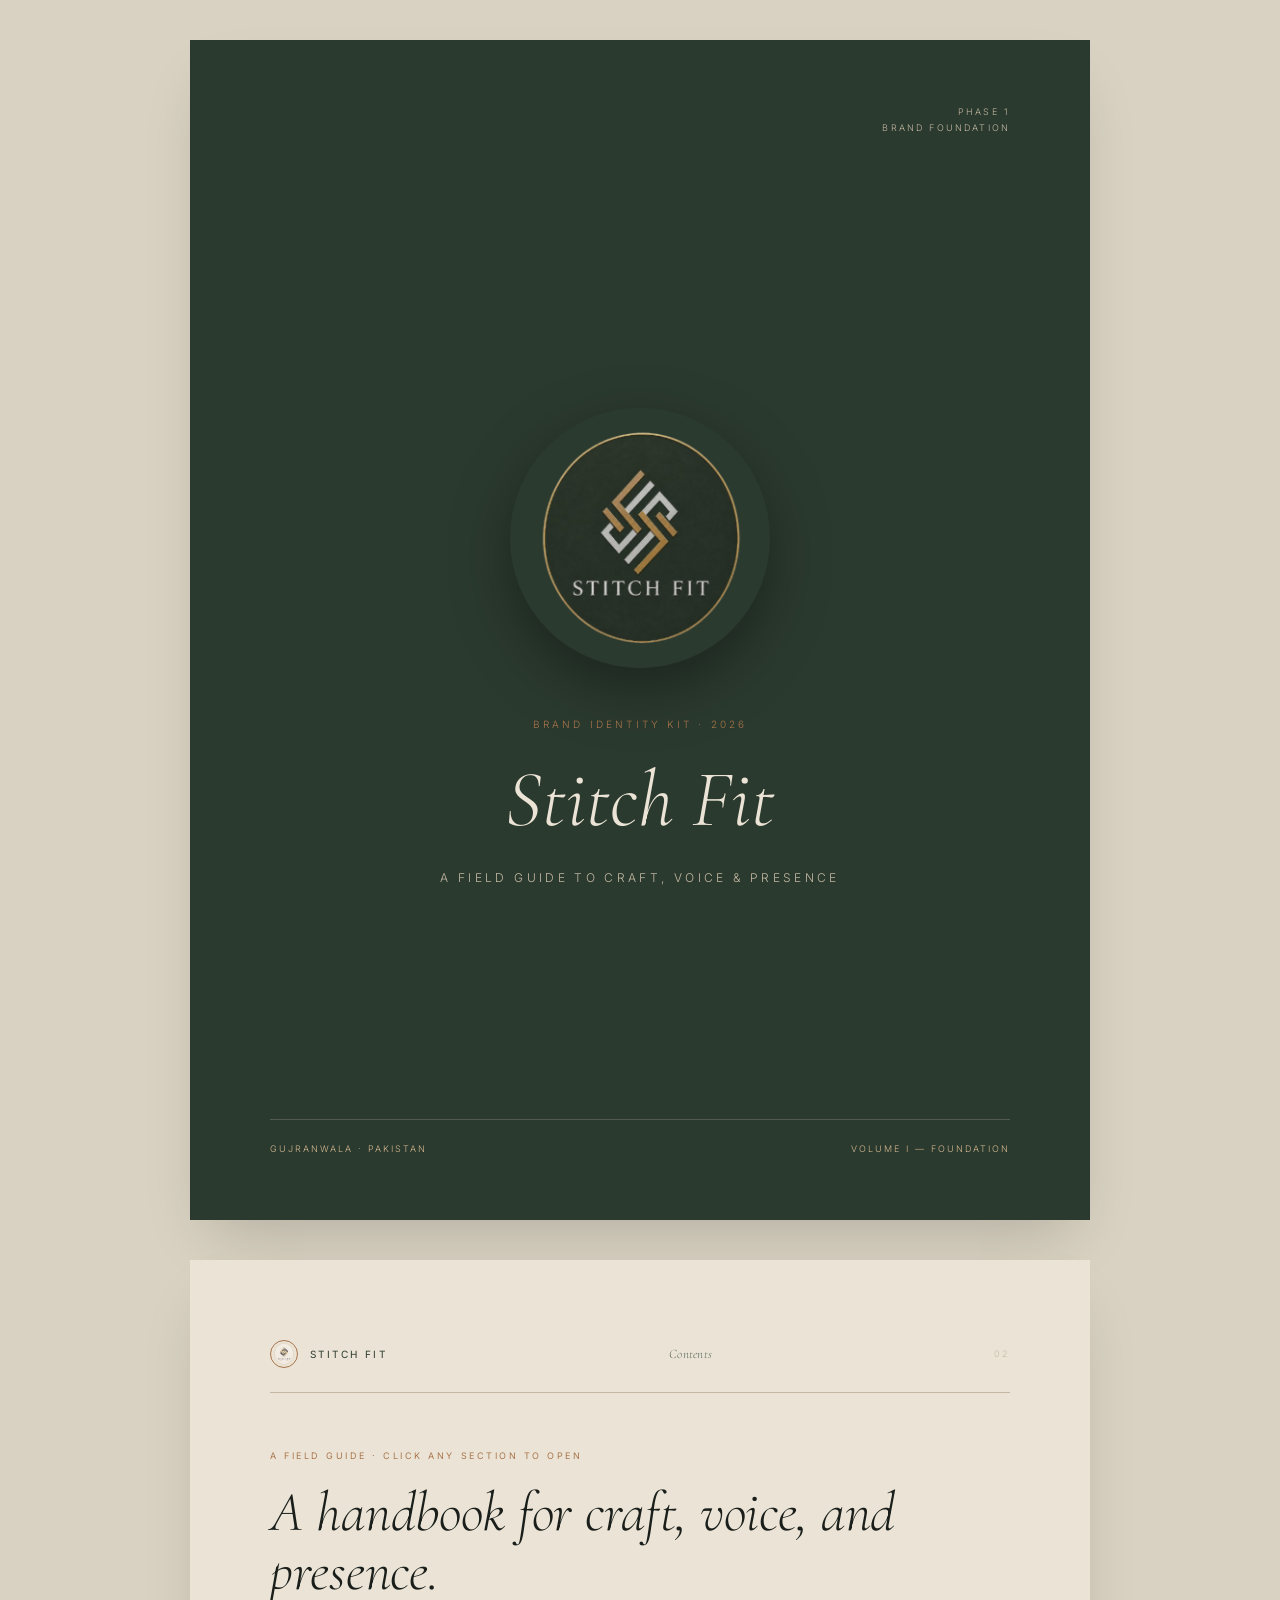
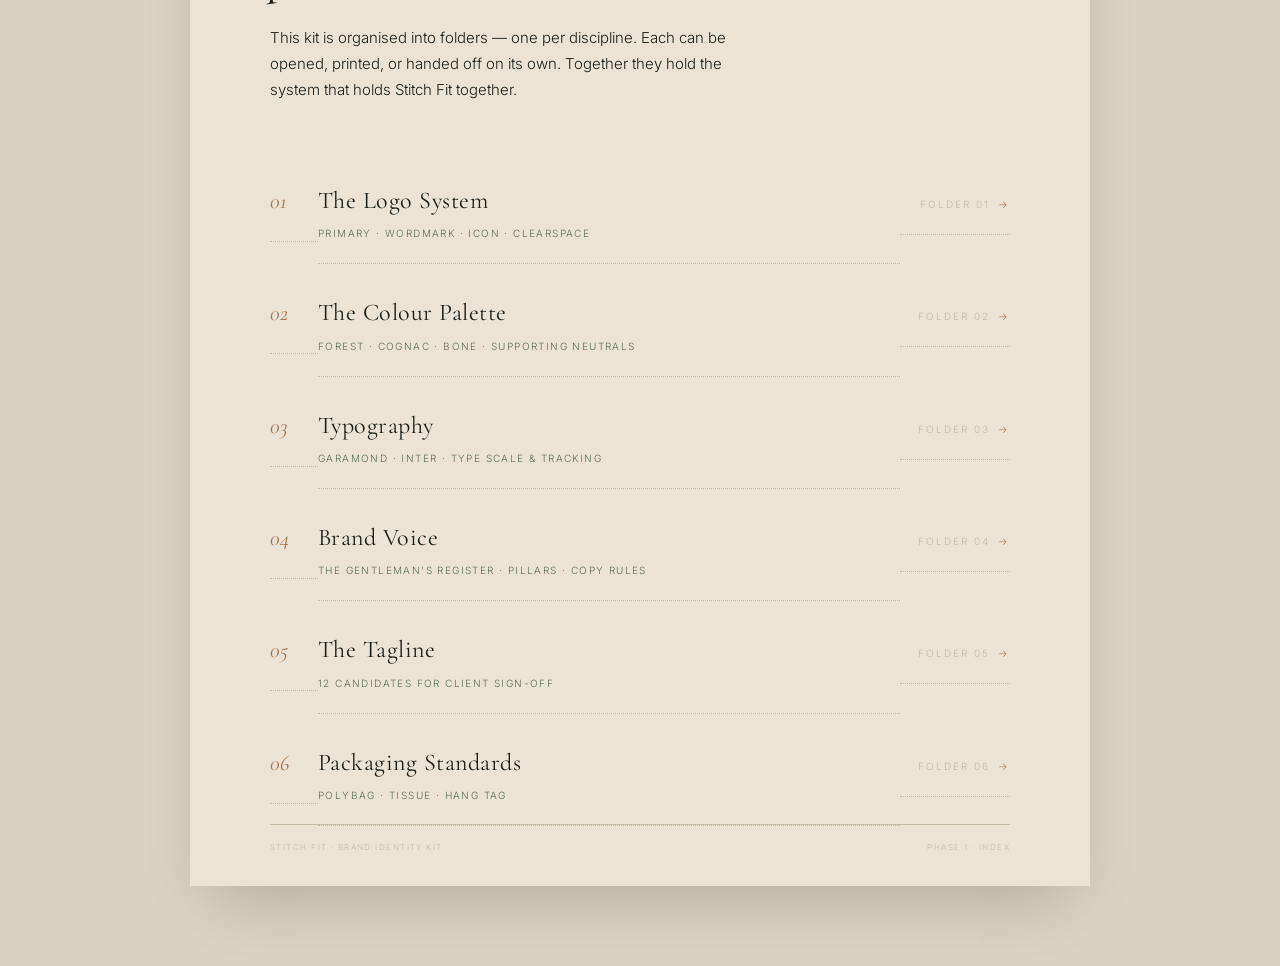
<file: brand-kit /index.html>
<!DOCTYPE html>
<html lang="en">
<head>
<meta charset="UTF-8">
<meta name="viewport" content="width=device-width, initial-scale=1.0">
<title>Stitch Fit — Brand Identity Kit</title>
<link href="https://fonts.googleapis.com/css2?family=Cormorant+Garamond:ital,wght@0,300;0,400;0,500;0,600;1,300;1,400&family=Inter:wght@200;300;400;500;600&display=swap" rel="stylesheet">
<link rel="stylesheet" href="assets/brand.css">
<style>
  /* Cover */
  .cover {
    background: var(--forest);
    color: var(--bone);
    display: flex; flex-direction: column; justify-content: space-between;
    min-height: 1180px; padding: 64px 80px;
  }
  .cover-top { display: flex; justify-content: space-between; align-items: flex-start; }
  .cover-corner { font-size: 9px; letter-spacing: 0.24em; color: var(--stone); line-height: 1.8; }
  .cover-corner.right { text-align: right; }
  .cover-center { display: flex; flex-direction: column; align-items: center; text-align: center; margin: 40px 0 0; }
  .cover-logo {
    width: 260px; height: 260px; border-radius: 50%;
    object-fit: cover; object-position: center;
    margin-bottom: 48px;
    box-shadow: 0 20px 60px rgba(0,0,0,0.35);
  }
  .cover-eyebrow { font-size: 10px; letter-spacing: 0.32em; color: var(--cognac); margin-bottom: 28px; }
  .cover-title { font-family: var(--font-display); font-style: italic; font-size: 80px; font-weight: 300; line-height: 1; color: var(--bone); margin-bottom: 28px; }
  .cover-sub { font-size: 12px; letter-spacing: 0.28em; color: var(--stone); }
  .cover-bottom {
    border-top: 0.5px solid rgba(196,184,164,0.25);
    padding-top: 22px; display: flex; justify-content: space-between;
    font-size: 9px; letter-spacing: 0.22em; color: var(--camel);
  }

  /* CONTENTS */
  .toc-grid { display: grid; grid-template-columns: 48px 1fr 110px; row-gap: 8px; }
  .toc-row {
    display: contents;
  }
  .toc-row > a {
    display: contents;
    text-decoration: none;
  }
  .toc-num, .toc-title, .toc-page {
    padding: 20px 0;
    border-bottom: 0.5px dotted var(--stone);
    transition: background 0.15s, color 0.15s;
  }
  .toc-link {
    grid-column: 1 / -1;
    display: grid; grid-template-columns: 48px 1fr 110px;
    text-decoration: none; color: inherit;
    align-items: baseline;
    transition: background 0.15s;
  }
  .toc-link:hover {
    background: rgba(168,117,76,0.06);
  }
  .toc-link:hover .toc-title { color: var(--cognac); }
  .toc-link > * {
    padding: 22px 0;
    border-bottom: 0.5px dotted var(--stone);
  }
  .toc-num { font-family: var(--font-display); font-style: italic; font-size: 22px; color: var(--cognac); font-weight: 400; }
  .toc-title { font-family: var(--font-display); font-size: 24px; font-weight: 400; color: var(--ink); letter-spacing: 0.02em; }
  .toc-title small {
    display: block; font-family: var(--font-body); font-size: 10px;
    font-weight: 300; letter-spacing: 0.14em; color: var(--moss);
    text-transform: uppercase; margin-top: 5px;
  }
  .toc-page { text-align: right; font-size: 10px; letter-spacing: 0.2em; color: var(--stone); padding-top: 30px; }
  .toc-page .arrow { color: var(--cognac); margin-left: 8px; }
</style>
</head>
<body>

<!-- ═════════ COVER ═════════ -->
<section class="page cover">
  <div class="cover-top">
    <div class="cover-corner"></div>
    <div class="cover-corner right">PHASE 1<br>BRAND FOUNDATION</div>
  </div>

  <div class="cover-center">
    <img class="cover-logo" src="assets/stitch-fit-logo-forest.png" alt="Stitch Fit logo" style="object-fit: fill">
    <div class="cover-eyebrow">BRAND IDENTITY KIT · 2026</div>
    <div class="cover-title">Stitch Fit</div>
    <div class="cover-sub">A FIELD GUIDE TO CRAFT, VOICE &amp; PRESENCE</div>
  </div>

  <div class="cover-bottom">
    <div>GUJRANWALA · PAKISTAN</div>
    <div>VOLUME I — FOUNDATION</div>
  </div>
</section>

<!-- ═════════ CONTENTS ═════════ -->
<section class="page">
  <div class="page-header">
    <div class="ph-left">
      <img class="ph-mark" src="assets/stitch-fit-logo.jpeg" alt="">
      <div class="ph-name">STITCH FIT</div>
    </div>
    <div class="ph-section">Contents</div>
    <div class="ph-num">02</div>
  </div>

  <div class="section-intro">
    <div class="eyebrow">A FIELD GUIDE · CLICK ANY SECTION TO OPEN</div>
    <h1 class="display h1 italic">A handbook for craft, voice, and presence.</h1>
    <p class="lead" style="margin-top: 24px;">
      This kit is organised into folders — one per discipline. Each can be opened, printed, or handed off on its own. Together they hold the system that holds Stitch Fit together.
    </p>
  </div>

  <div class="toc-grid">
    <a class="toc-link" href="01 Logo/Logo System.html">
      <div class="toc-num">01</div>
      <div class="toc-title">The Logo System <small>Primary · Wordmark · Icon · Clearspace</small></div>
      <div class="toc-page">FOLDER 01<span class="arrow">→</span></div>
    </a>
    <a class="toc-link" href="02 Colour Palette/Colour Palette.html">
      <div class="toc-num">02</div>
      <div class="toc-title">The Colour Palette <small>Forest · Cognac · Bone · Supporting neutrals</small></div>
      <div class="toc-page">FOLDER 02<span class="arrow">→</span></div>
    </a>
    <a class="toc-link" href="03 Typography/Typography.html">
      <div class="toc-num">03</div>
      <div class="toc-title">Typography <small>Garamond · Inter · Type scale &amp; tracking</small></div>
      <div class="toc-page">FOLDER 03<span class="arrow">→</span></div>
    </a>
    <a class="toc-link" href="04 Brand Voice/Brand Voice.html">
      <div class="toc-num">04</div>
      <div class="toc-title">Brand Voice <small>The gentleman's register · Pillars · Copy rules</small></div>
      <div class="toc-page">FOLDER 04<span class="arrow">→</span></div>
    </a>
    <a class="toc-link" href="05 Tagline/Tagline Options.html">
      <div class="toc-num">05</div>
      <div class="toc-title">The Tagline <small>12 candidates for client sign-off</small></div>
      <div class="toc-page">FOLDER 05<span class="arrow">→</span></div>
    </a>
    <a class="toc-link" href="06 Packaging/Packaging.html">
      <div class="toc-num">06</div>
      <div class="toc-title">Packaging Standards <small>Polybag · Tissue · Hang tag</small></div>
      <div class="toc-page">FOLDER 06<span class="arrow">→</span></div>
    </a>
    
  </div>

  <div class="page-footer">
    <div>STITCH FIT · BRAND IDENTITY KIT</div>
    <div>PHASE 1 · INDEX</div>
  </div>
</section>

</body>
</html>
</file>
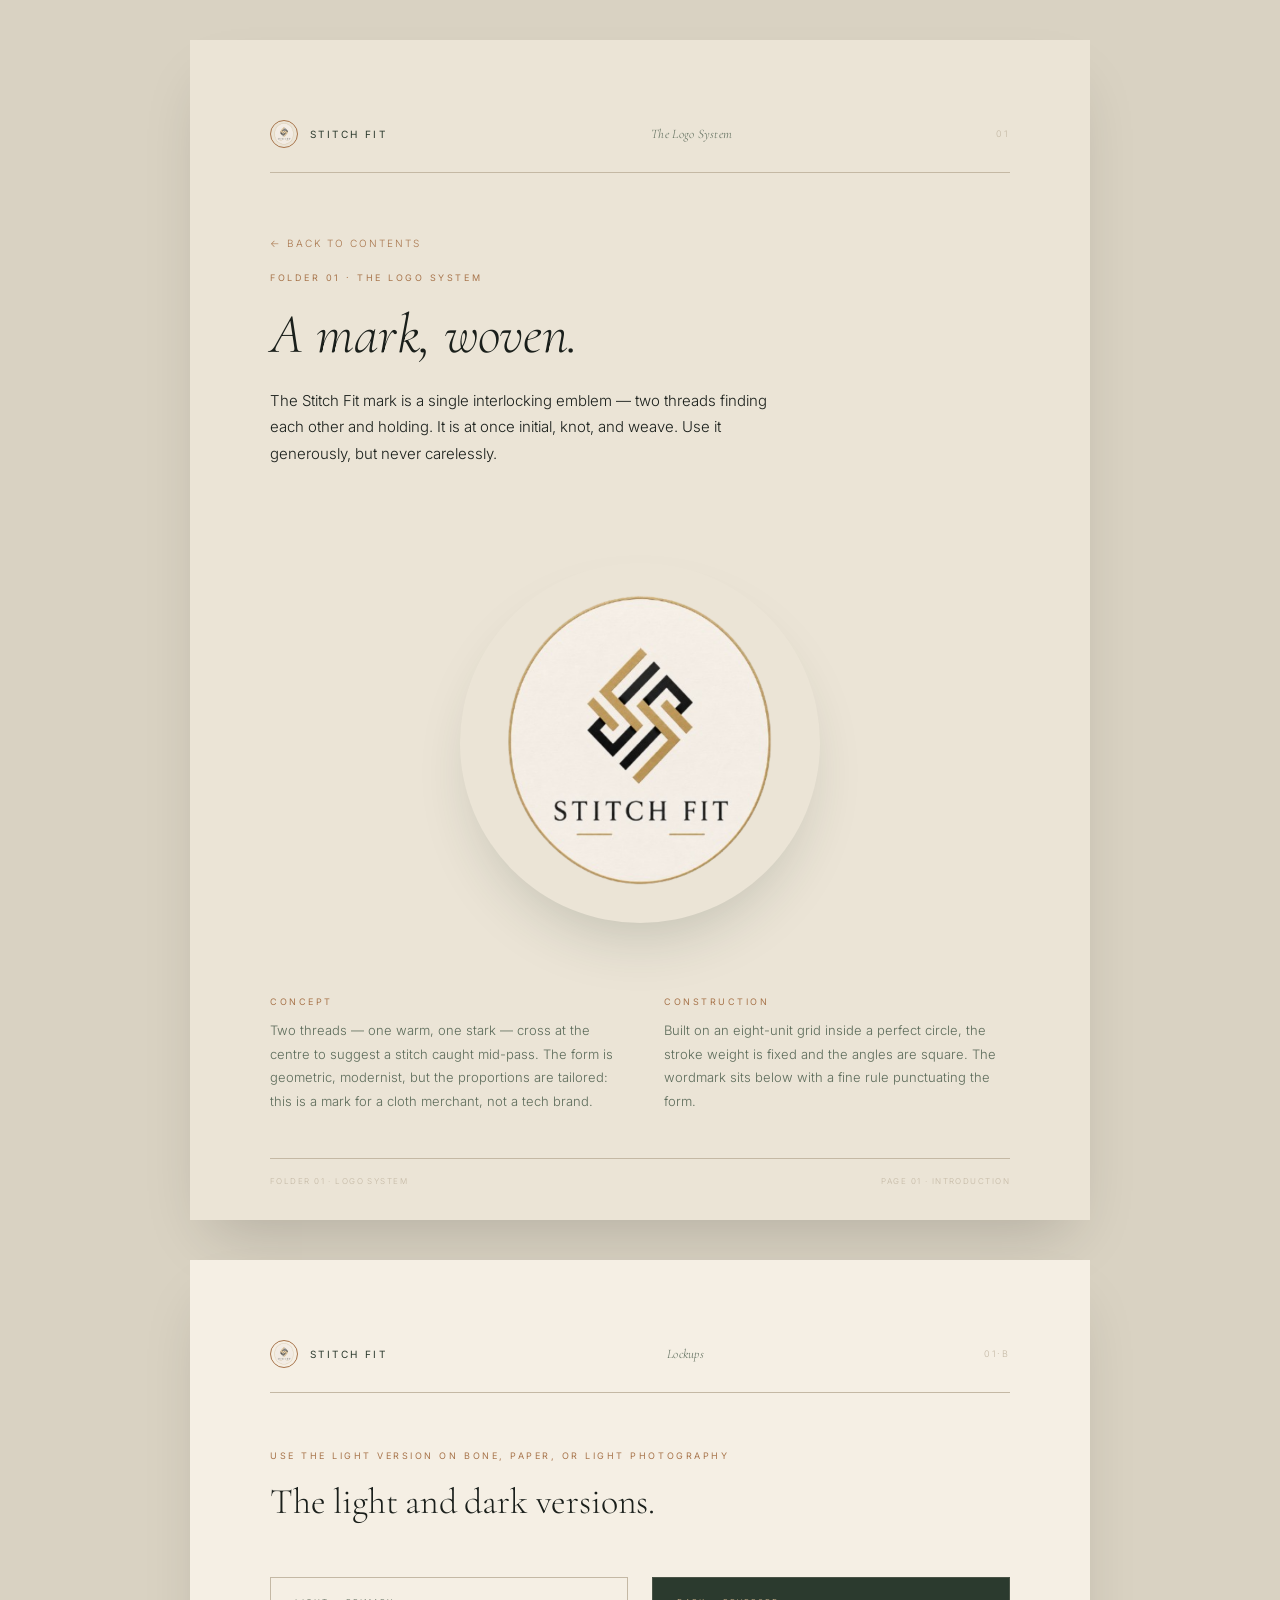
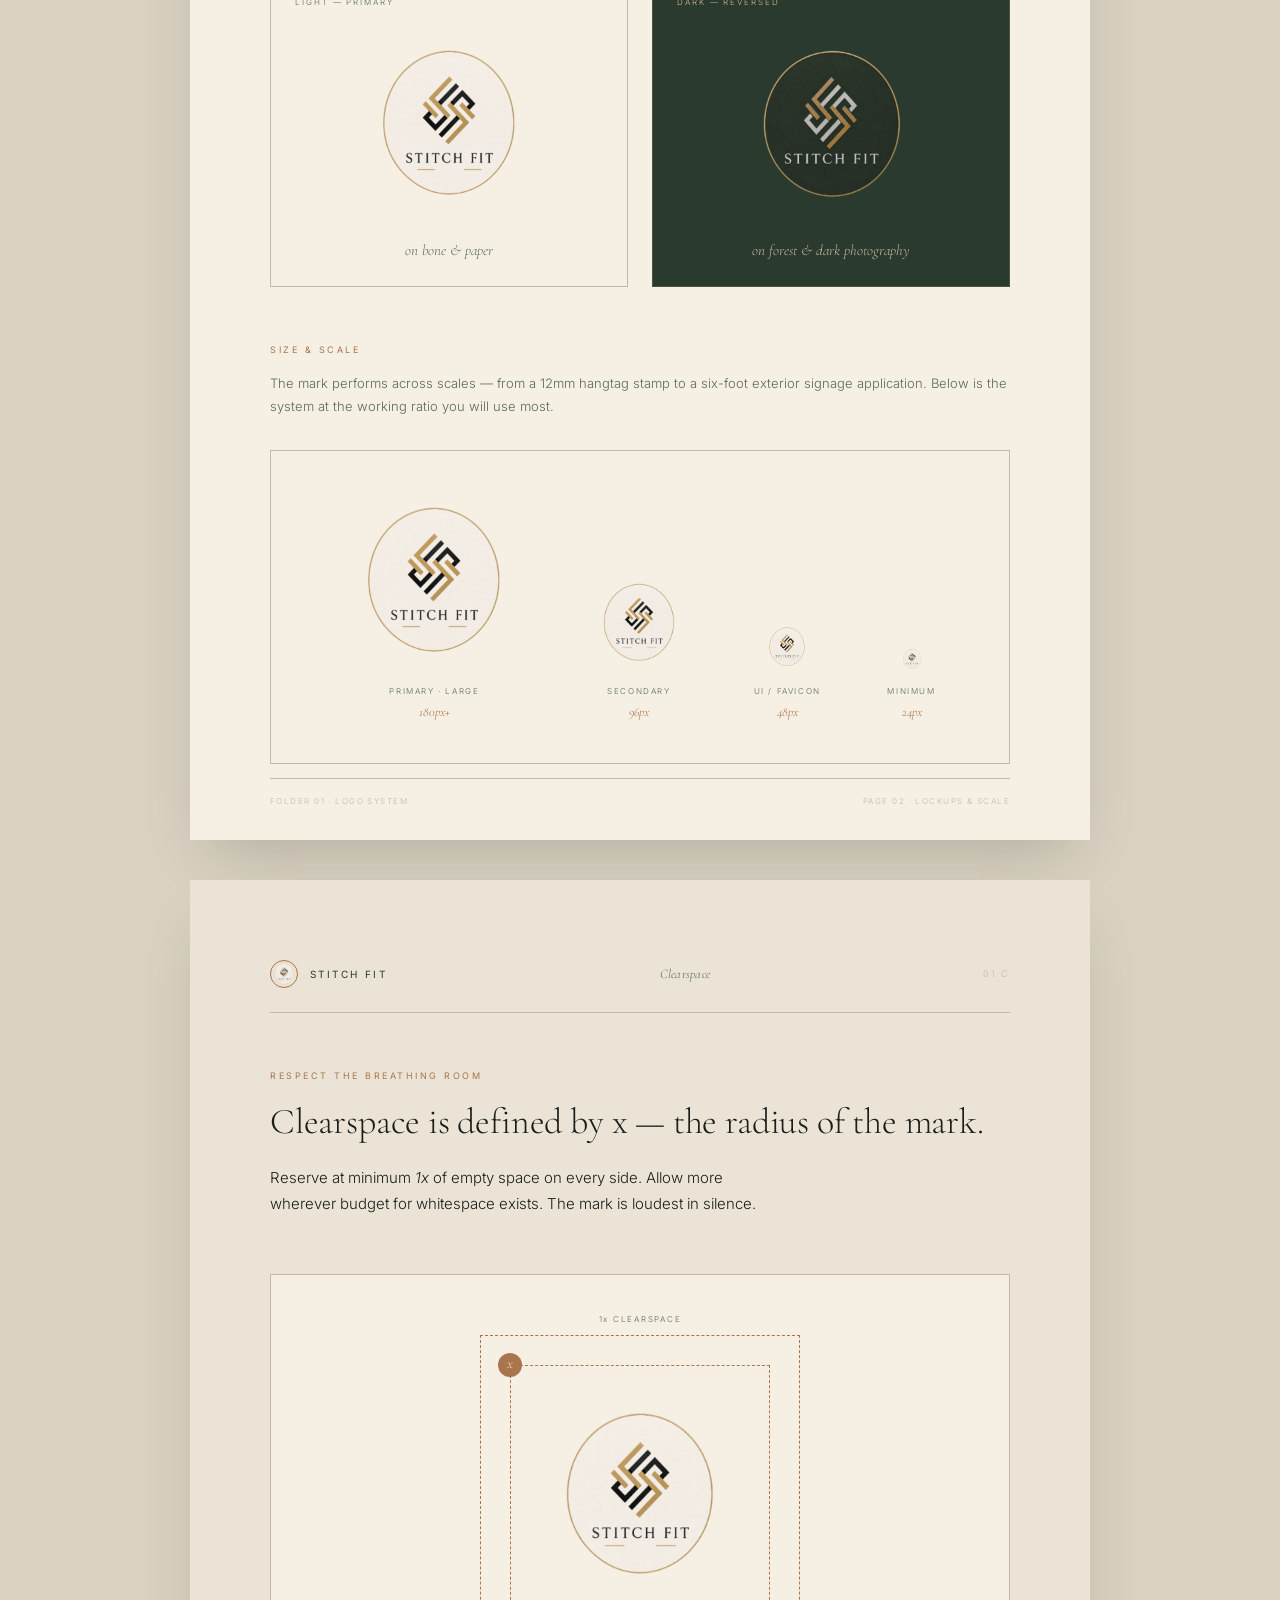
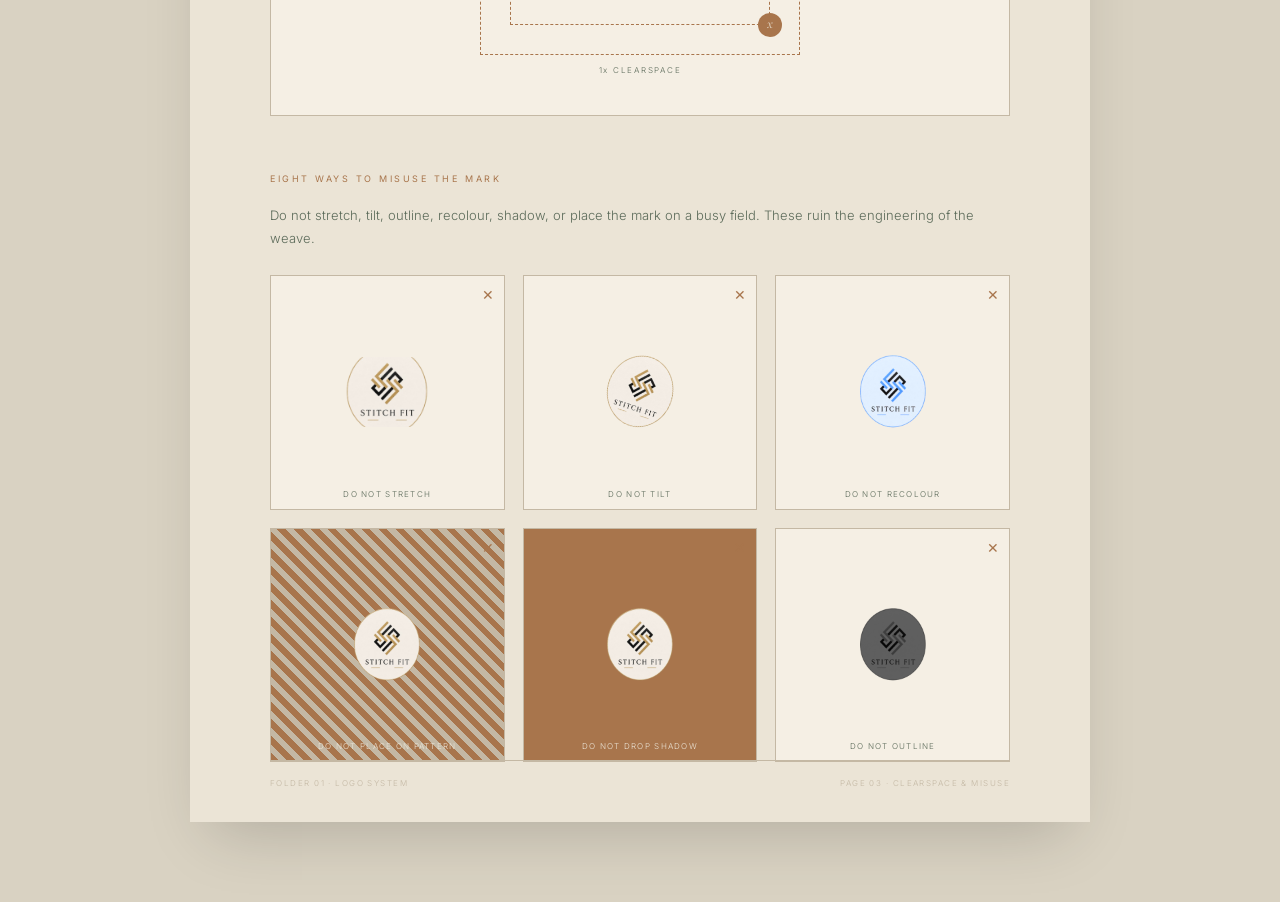
<file: brand-kit /01 Logo/Logo System.html>
<!DOCTYPE html>
<html lang="en">
<head>
<meta charset="UTF-8">
<title>Stitch Fit · The Logo System</title>
<link href="https://fonts.googleapis.com/css2?family=Cormorant+Garamond:ital,wght@0,300;0,400;0,500;0,600;1,300;1,400&family=Inter:wght@200;300;400;500;600&display=swap" rel="stylesheet">
<link rel="stylesheet" href="../assets/brand.css">
<style>
  .hero-mark {
    display: flex; justify-content: center; align-items: center;
    padding: 40px 0 56px;
  }
  .hero-mark img {
    width: 360px; height: 360px; border-radius: 50%;
    object-fit: cover;
    box-shadow: 0 30px 60px -20px rgba(43,58,46,0.22);
  }

  .lockup-grid {
    display: grid; grid-template-columns: 1fr 1fr;
    gap: 24px; margin-top: 32px;
  }
  .lockup {
    border: 0.5px solid var(--stone);
    padding: 56px 32px 24px;
    background: var(--paper);
    display: flex; flex-direction: column; align-items: center;
    min-height: 280px; justify-content: center;
    position: relative;
  }
  .lockup.dark { background: var(--forest); border-color: rgba(196,184,164,0.2); }
  .lockup img { width: 180px; height: 180px; object-fit: cover; border-radius: 50%; }
  .lockup-label {
    position: absolute; top: 18px; left: 24px;
    font-size: 8px; letter-spacing: 0.24em; color: var(--moss);
  }
  .lockup.dark .lockup-label { color: var(--camel); }
  .lockup-caption {
    margin-top: 24px;
    font-family: var(--font-display); font-style: italic; font-size: 15px; color: var(--moss);
  }
  .lockup.dark .lockup-caption { color: var(--stone); }

  /* Clearspace diagram */
  .clearspace-stage {
    background: var(--paper); padding: 60px; margin-top: 32px;
    border: 0.5px solid var(--stone);
    display: flex; justify-content: center;
  }
  .cs-wrap { position: relative; display: inline-block; padding: 60px; }
  .cs-wrap::before, .cs-wrap::after {
    content: ''; position: absolute; border: 0.5px dashed var(--cognac);
  }
  .cs-wrap::before { inset: 30px; }
  .cs-wrap::after  { inset: 0; }
  .cs-wrap img { width: 200px; height: 200px; border-radius: 50%; object-fit: cover; display: block; }
  .cs-x {
    position: absolute; background: var(--cognac); color: var(--bone);
    font-family: var(--font-display); font-style: italic; font-size: 14px;
    width: 24px; height: 24px; border-radius: 50%;
    display: flex; align-items: center; justify-content: center;
  }
  .cs-x.tl { top: 18px; left: 18px; }
  .cs-x.br { bottom: 18px; right: 18px; }
  .cs-label {
    position: absolute; font-size: 8px; letter-spacing: 0.22em; color: var(--moss);
  }
  .cs-label.top    { top: -22px; left: 50%; transform: translateX(-50%); }
  .cs-label.bottom { bottom: -22px; left: 50%; transform: translateX(-50%); }

  /* Sizing scale */
  .scale-row {
    display: flex; align-items: flex-end; justify-content: space-around;
    margin-top: 32px; padding: 40px; background: var(--paper);
    border: 0.5px solid var(--stone);
  }
  .scale-item { text-align: center; }
  .scale-item img { border-radius: 50%; object-fit: cover; display: block; margin: 0 auto 14px; }
  .scale-cap { font-size: 8px; letter-spacing: 0.2em; color: var(--moss); }
  .scale-min { font-family: var(--font-display); font-style: italic; font-size: 13px; color: var(--cognac); margin-top: 4px; }

  /* Don'ts grid */
  .dont-grid {
    display: grid; grid-template-columns: repeat(3, 1fr); gap: 18px;
    margin-top: 24px;
  }
  .dont-card {
    background: var(--paper); border: 0.5px solid var(--stone);
    aspect-ratio: 1; display: flex; flex-direction: column;
    align-items: center; justify-content: center; padding: 16px;
    position: relative; overflow: hidden;
  }
  .dont-card img { width: 90px; height: 90px; border-radius: 50%; object-fit: cover; }
  .dont-card.stretched img { width: 110px; height: 70px; border-radius: 30% / 50%; }
  .dont-card.tilted img    { transform: rotate(18deg); }
  .dont-card.outline img   { filter: grayscale(1) brightness(0.4); }
  .dont-card.recolor img   { filter: hue-rotate(180deg) saturate(2); }
  .dont-card.shadowed { background: var(--cognac); }
  .dont-card.busy { background: repeating-linear-gradient(45deg, var(--cognac) 0 6px, var(--stone) 6px 12px); }
  .dont-card::before {
    content: '✕'; position: absolute; top: 8px; right: 10px;
    color: var(--cognac); font-size: 14px;
  }
  .dont-caption {
    position: absolute; bottom: 8px; left: 0; right: 0;
    text-align: center; font-size: 8px; letter-spacing: 0.16em; color: var(--moss);
  }
  .dont-card.shadowed .dont-caption,
  .dont-card.busy .dont-caption { color: var(--bone); }
</style>
</head>
<body>

<!-- LOGO PAGE A — INTRODUCTION -->
<section class="page">
  <div class="page-header">
    <div class="ph-left">
      <img class="ph-mark" src="../assets/stitch-fit-logo.jpeg" alt="">
      <div class="ph-name">STITCH FIT</div>
    </div>
    <div class="ph-section">The Logo System</div>
    <div class="ph-num">01</div>
  </div>

  <a class="back-link" href="../index.html">← Back to Contents</a>

  <div class="section-intro">
    <div class="eyebrow">FOLDER 01 · THE LOGO SYSTEM</div>
    <h1 class="display h1 italic">A mark, woven.</h1>
    <p class="lead" style="margin-top: 24px;">
      The Stitch Fit mark is a single interlocking emblem — two threads finding each other and holding. It is at once initial, knot, and weave. Use it generously, but never carelessly.
    </p>
  </div>

  <div class="hero-mark">
    <img src="../assets/stitch-fit-logo.jpeg" alt="Stitch Fit primary mark">
  </div>

  <div style="display: grid; grid-template-columns: 1fr 1fr; gap: 48px; margin-top: 16px;">
    <div>
      <div class="eyebrow" style="margin-bottom: 10px;">CONCEPT</div>
      <p class="body-text">Two threads — one warm, one stark — cross at the centre to suggest a stitch caught mid-pass. The form is geometric, modernist, but the proportions are tailored: this is a mark for a cloth merchant, not a tech brand.</p>
    </div>
    <div>
      <div class="eyebrow" style="margin-bottom: 10px;">CONSTRUCTION</div>
      <p class="body-text">Built on an eight-unit grid inside a perfect circle, the stroke weight is fixed and the angles are square. The wordmark sits below with a fine rule punctuating the form.</p>
    </div>
  </div>

  <div class="page-footer">
    <div>FOLDER 01 · LOGO SYSTEM</div>
    <div>PAGE 01 · INTRODUCTION</div>
  </div>
</section>

<!-- LOGO PAGE B — LOCKUPS -->
<section class="page alt">
  <div class="page-header">
    <div class="ph-left">
      <img class="ph-mark" src="../assets/stitch-fit-logo.jpeg" alt="">
      <div class="ph-name">STITCH FIT</div>
    </div>
    <div class="ph-section">Lockups</div>
    <div class="ph-num">01·B</div>
  </div>

  <div class="section-intro">
    <div class="eyebrow">USE THE LIGHT VERSION ON BONE, PAPER, OR LIGHT PHOTOGRAPHY</div>
    <h2 class="display" style="font-size: 36px;">The light and dark versions.</h2>
  </div>

  <div class="lockup-grid">
    <div class="lockup">
      <div class="lockup-label">LIGHT — PRIMARY</div>
      <img src="../assets/stitch-fit-logo.jpeg" alt="">
      <div class="lockup-caption">on bone &amp; paper</div>
    </div>
    <div class="lockup dark">
      <div class="lockup-label">DARK — REVERSED</div>
      <img src="../assets/stitch-fit-logo-forest.png" alt="" style="object-fit: fill">
      <div class="lockup-caption">on forest &amp; dark photography</div>
    </div>
  </div>

  <div style="margin-top: 56px;">
    <div class="eyebrow" style="margin-bottom: 14px;">SIZE &amp; SCALE</div>
    <p class="body-text" style="margin-bottom: 16px;">The mark performs across scales — from a 12mm hangtag stamp to a six-foot exterior signage application. Below is the system at the working ratio you will use most.</p>
  </div>

  <div class="scale-row">
    <div class="scale-item">
      <img src="../assets/stitch-fit-logo.jpeg" alt="" style="width: 180px; height: 180px;">
      <div class="scale-cap">PRIMARY · LARGE</div>
      <div class="scale-min">180px+</div>
    </div>
    <div class="scale-item">
      <img src="../assets/stitch-fit-logo.jpeg" alt="" style="width: 96px; height: 96px;">
      <div class="scale-cap">SECONDARY</div>
      <div class="scale-min">96px</div>
    </div>
    <div class="scale-item">
      <img src="../assets/stitch-fit-logo.jpeg" alt="" style="width: 48px; height: 48px;">
      <div class="scale-cap">UI / FAVICON</div>
      <div class="scale-min">48px</div>
    </div>
    <div class="scale-item">
      <img src="../assets/stitch-fit-logo.jpeg" alt="" style="width: 24px; height: 24px;">
      <div class="scale-cap">MINIMUM</div>
      <div class="scale-min">24px</div>
    </div>
  </div>

  <div class="page-footer">
    <div>FOLDER 01 · LOGO SYSTEM</div>
    <div>PAGE 02 · LOCKUPS &amp; SCALE</div>
  </div>
</section>

<!-- LOGO PAGE C — CLEARSPACE -->
<section class="page">
  <div class="page-header">
    <div class="ph-left">
      <img class="ph-mark" src="../assets/stitch-fit-logo.jpeg" alt="">
      <div class="ph-name">STITCH FIT</div>
    </div>
    <div class="ph-section">Clearspace</div>
    <div class="ph-num">01·C</div>
  </div>

  <div class="section-intro">
    <div class="eyebrow">RESPECT THE BREATHING ROOM</div>
    <h2 class="display" style="font-size: 36px;">Clearspace is defined by <span class="italic">x</span> — the radius of the mark.</h2>
    <p class="lead" style="margin-top: 18px;">Reserve at minimum <em>1x</em> of empty space on every side. Allow more wherever budget for whitespace exists. The mark is loudest in silence.</p>
  </div>

  <div class="clearspace-stage">
    <div class="cs-wrap">
      <div class="cs-label top">1x CLEARSPACE</div>
      <div class="cs-label bottom">1x CLEARSPACE</div>
      <div class="cs-x tl">x</div>
      <div class="cs-x br">x</div>
      <img src="../assets/stitch-fit-logo.jpeg" alt="">
    </div>
  </div>

  <div style="margin-top: 56px;">
    <div class="eyebrow" style="margin-bottom: 18px;">EIGHT WAYS TO MISUSE THE MARK</div>
    <p class="body-text" style="margin-bottom: 8px;">Do not stretch, tilt, outline, recolour, shadow, or place the mark on a busy field. These ruin the engineering of the weave.</p>
  </div>

  <div class="dont-grid">
    <div class="dont-card stretched">
      <img src="../assets/stitch-fit-logo.jpeg" alt="">
      <div class="dont-caption">DO NOT STRETCH</div>
    </div>
    <div class="dont-card tilted">
      <img src="../assets/stitch-fit-logo.jpeg" alt="">
      <div class="dont-caption">DO NOT TILT</div>
    </div>
    <div class="dont-card recolor">
      <img src="../assets/stitch-fit-logo.jpeg" alt="">
      <div class="dont-caption">DO NOT RECOLOUR</div>
    </div>
    <div class="dont-card busy">
      <img src="../assets/stitch-fit-logo.jpeg" alt="" style="width: 90px; height: 90px; border-radius: 50%; object-fit: cover;">
      <div class="dont-caption">DO NOT PLACE ON PATTERN</div>
    </div>
    <div class="dont-card shadowed">
      <img src="../assets/stitch-fit-logo.jpeg" alt="">
      <div class="dont-caption">DO NOT DROP SHADOW</div>
    </div>
    <div class="dont-card outline">
      <img src="../assets/stitch-fit-logo.jpeg" alt="">
      <div class="dont-caption">DO NOT OUTLINE</div>
    </div>
  </div>

  <div class="page-footer">
    <div>FOLDER 01 · LOGO SYSTEM</div>
    <div>PAGE 03 · CLEARSPACE &amp; MISUSE</div>
  </div>
</section>

</body>
</html>
</file>
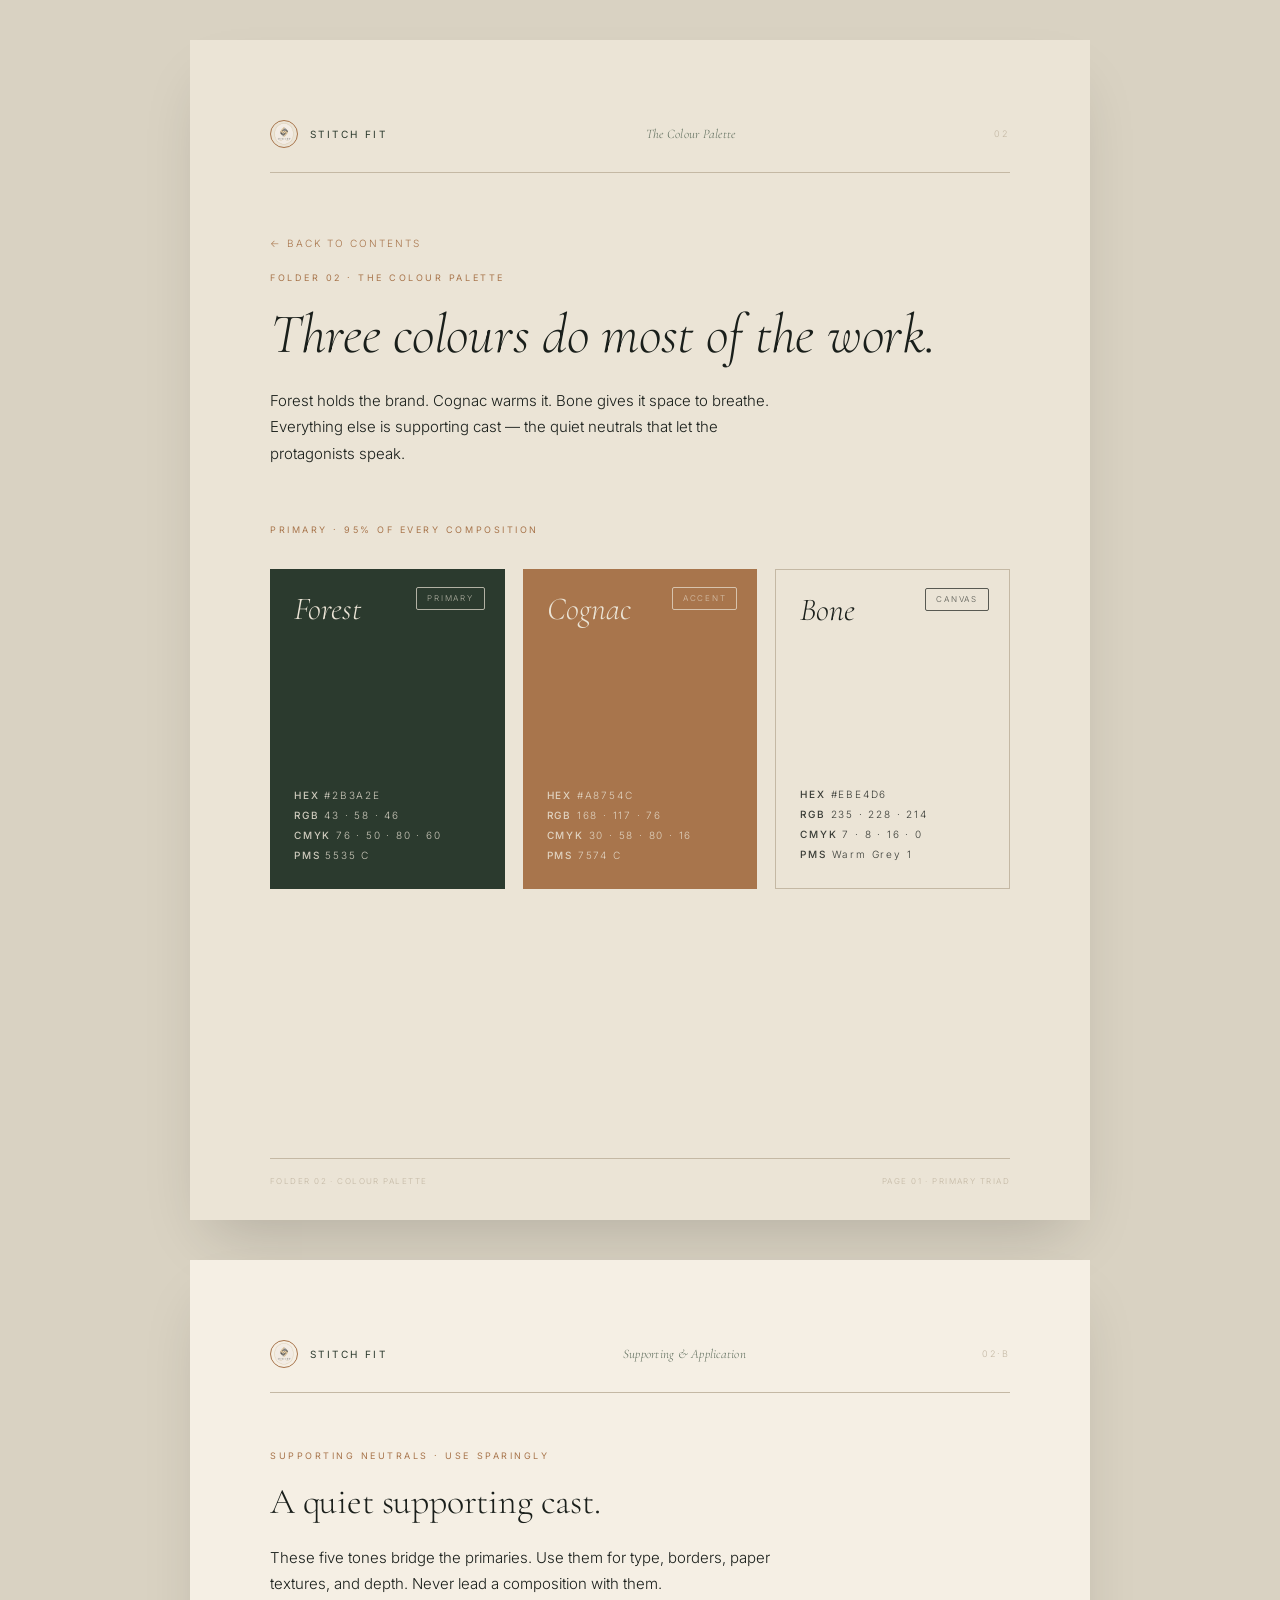
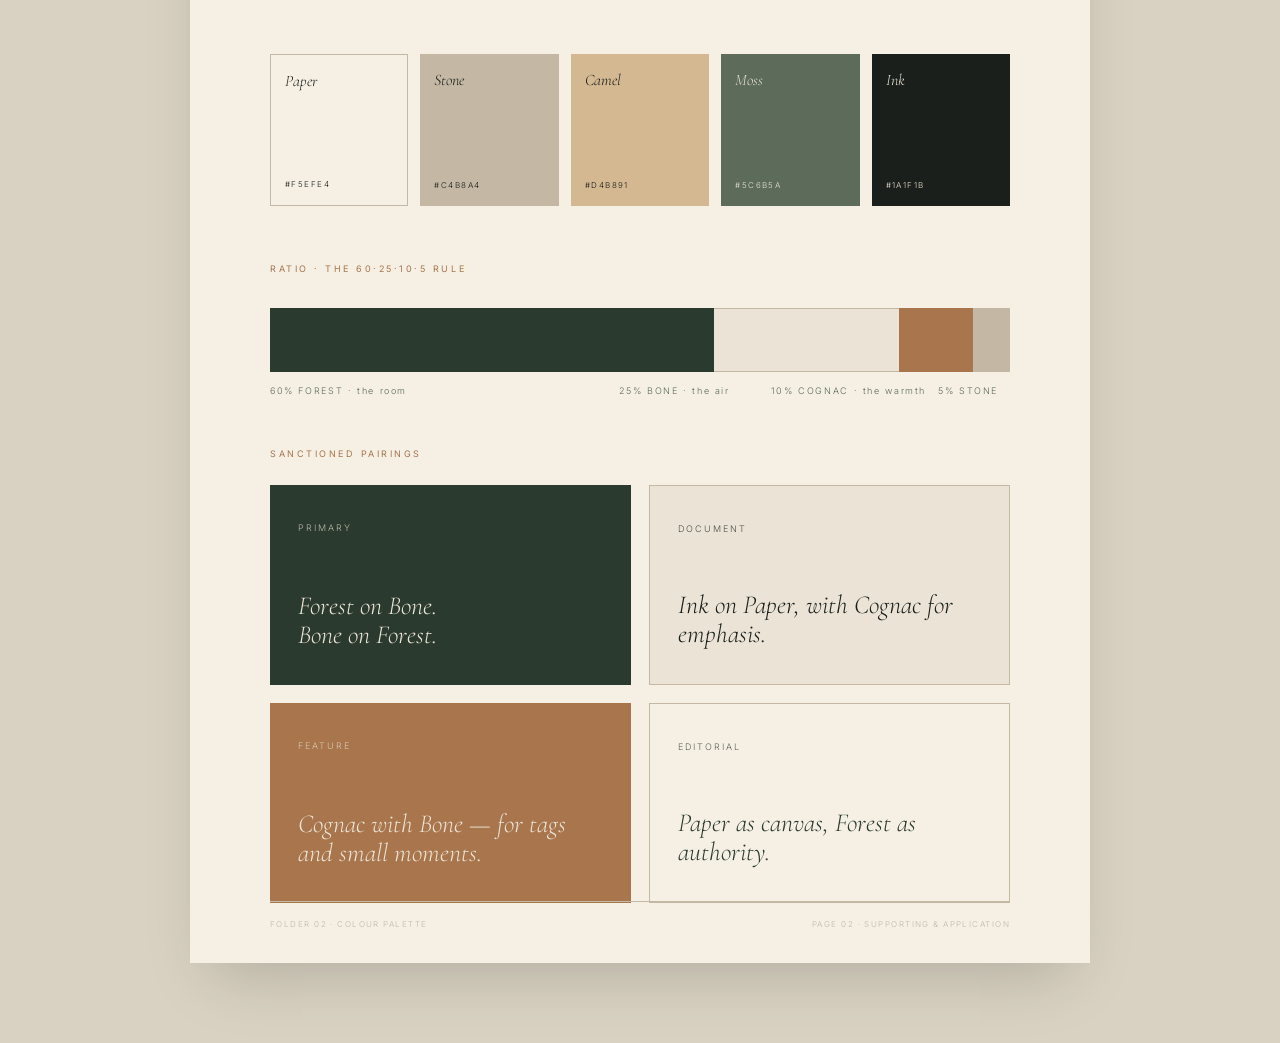
<file: brand-kit /02 Colour Palette/Colour Palette.html>
<!DOCTYPE html>
<html lang="en">
<head>
<meta charset="UTF-8">
<title>Stitch Fit · The Colour Palette</title>
<link href="https://fonts.googleapis.com/css2?family=Cormorant+Garamond:ital,wght@0,300;0,400;0,500;0,600;1,300;1,400&family=Inter:wght@200;300;400;500;600&display=swap" rel="stylesheet">
<link rel="stylesheet" href="../assets/brand.css">
<style>
  .primary-grid { display: grid; grid-template-columns: 1fr 1fr 1fr; gap: 18px; margin-top: 32px; }
  .swatch { display: flex; flex-direction: column; min-height: 320px; padding: 24px; position: relative; }
  .swatch.forest { background: var(--forest); color: var(--bone); }
  .swatch.cognac { background: var(--cognac); color: var(--bone); }
  .swatch.bone   { background: var(--bone); color: var(--ink); border: 0.5px solid var(--stone); }
  .sw-name { font-family: var(--font-display); font-style: italic; font-size: 32px; margin-bottom: auto; line-height: 1; }
  .sw-meta { font-size: 10px; letter-spacing: 0.18em; line-height: 2; opacity: 0.85; }
  .sw-meta strong { font-weight: 500; }
  .sw-role {
    position: absolute; top: 18px; right: 20px;
    font-size: 8px; letter-spacing: 0.22em;
    padding: 4px 10px; border: 0.5px solid currentColor; border-radius: 2px;
    opacity: 0.7;
  }

  .secondary-row { display: grid; grid-template-columns: repeat(5, 1fr); gap: 12px; margin-top: 24px; }
  .mini-swatch { aspect-ratio: 1 / 1.1; padding: 14px; display: flex; flex-direction: column; justify-content: space-between; }
  .mini-swatch .label { font-family: var(--font-display); font-style: italic; font-size: 16px; }
  .mini-swatch .hex { font-size: 8px; letter-spacing: 0.18em; }
  .ms-stone  { background: var(--stone); color: var(--ink); }
  .ms-camel  { background: var(--camel); color: var(--ink); }
  .ms-moss   { background: var(--moss); color: var(--bone); }
  .ms-paper  { background: var(--paper); color: var(--ink); border: 0.5px solid var(--stone); }
  .ms-ink    { background: var(--ink); color: var(--bone); }

  .ratio-grid { margin-top: 32px; }
  .ratio-bar { display: flex; height: 64px; }
  .rb-forest { flex: 60; background: var(--forest); }
  .rb-bone   { flex: 25; background: var(--bone); border-top: 0.5px solid var(--stone); border-bottom: 0.5px solid var(--stone); }
  .rb-cognac { flex: 10; background: var(--cognac); }
  .rb-stone  { flex: 5;  background: var(--stone); }
  .ratio-labels { display: flex; margin-top: 12px; font-size: 9px; letter-spacing: 0.18em; color: var(--moss); }
  .ratio-labels span { white-space: nowrap; padding-right: 12px; }

  .pairing-grid { display: grid; grid-template-columns: 1fr 1fr; gap: 18px; margin-top: 24px; }
  .pair {
    padding: 36px 28px; min-height: 200px;
    display: flex; flex-direction: column; justify-content: space-between;
  }
  .pair-1 { background: var(--forest); color: var(--bone); }
  .pair-2 { background: var(--bone); color: var(--ink); border: 0.5px solid var(--stone); }
  .pair-3 { background: var(--cognac); color: var(--bone); }
  .pair-4 { background: var(--paper); color: var(--forest); border: 0.5px solid var(--stone); }
  .pair-title { font-family: var(--font-display); font-style: italic; font-size: 26px; line-height: 1.1; }
  .pair-meta { font-size: 9px; letter-spacing: 0.22em; opacity: 0.75; }
</style>
</head>
<body>

<section class="page">
  <div class="page-header">
    <div class="ph-left">
      <img class="ph-mark" src="../assets/stitch-fit-logo.jpeg" alt="">
      <div class="ph-name">STITCH FIT</div>
    </div>
    <div class="ph-section">The Colour Palette</div>
    <div class="ph-num">02</div>
  </div>

  <a class="back-link" href="../index.html">← Back to Contents</a>

  <div class="section-intro">
    <div class="eyebrow">FOLDER 02 · THE COLOUR PALETTE</div>
    <h1 class="display h1 italic">Three colours do most of the work.</h1>
    <p class="lead" style="margin-top: 24px;">
      Forest holds the brand. Cognac warms it. Bone gives it space to breathe. Everything else is supporting cast — the quiet neutrals that let the protagonists speak.
    </p>
  </div>

  <div class="eyebrow">PRIMARY · 95% OF EVERY COMPOSITION</div>
  <div class="primary-grid">
    <div class="swatch forest">
      <div class="sw-role">PRIMARY</div>
      <div class="sw-name">Forest</div>
      <div class="sw-meta">
        <strong>HEX</strong> #2B3A2E<br>
        <strong>RGB</strong> 43 · 58 · 46<br>
        <strong>CMYK</strong> 76 · 50 · 80 · 60<br>
        <strong>PMS</strong> 5535 C
      </div>
    </div>
    <div class="swatch cognac">
      <div class="sw-role">ACCENT</div>
      <div class="sw-name">Cognac</div>
      <div class="sw-meta">
        <strong>HEX</strong> #A8754C<br>
        <strong>RGB</strong> 168 · 117 · 76<br>
        <strong>CMYK</strong> 30 · 58 · 80 · 16<br>
        <strong>PMS</strong> 7574 C
      </div>
    </div>
    <div class="swatch bone">
      <div class="sw-role">CANVAS</div>
      <div class="sw-name">Bone</div>
      <div class="sw-meta">
        <strong>HEX</strong> #EBE4D6<br>
        <strong>RGB</strong> 235 · 228 · 214<br>
        <strong>CMYK</strong> 7 · 8 · 16 · 0<br>
        <strong>PMS</strong> Warm Grey 1
      </div>
    </div>
  </div>

  <div class="page-footer">
    <div>FOLDER 02 · COLOUR PALETTE</div>
    <div>PAGE 01 · PRIMARY TRIAD</div>
  </div>
</section>

<section class="page alt">
  <div class="page-header">
    <div class="ph-left">
      <img class="ph-mark" src="../assets/stitch-fit-logo.jpeg" alt="">
      <div class="ph-name">STITCH FIT</div>
    </div>
    <div class="ph-section">Supporting &amp; Application</div>
    <div class="ph-num">02·B</div>
  </div>

  <div class="section-intro">
    <div class="eyebrow">SUPPORTING NEUTRALS · USE SPARINGLY</div>
    <h2 class="display" style="font-size: 36px;">A quiet supporting cast.</h2>
    <p class="lead" style="margin-top: 18px;">These five tones bridge the primaries. Use them for type, borders, paper textures, and depth. Never lead a composition with them.</p>
  </div>

  <div class="secondary-row">
    <div class="mini-swatch ms-paper">
      <div class="label">Paper</div>
      <div class="hex">#F5EFE4</div>
    </div>
    <div class="mini-swatch ms-stone">
      <div class="label">Stone</div>
      <div class="hex">#C4B8A4</div>
    </div>
    <div class="mini-swatch ms-camel">
      <div class="label">Camel</div>
      <div class="hex">#D4B891</div>
    </div>
    <div class="mini-swatch ms-moss">
      <div class="label">Moss</div>
      <div class="hex">#5C6B5A</div>
    </div>
    <div class="mini-swatch ms-ink">
      <div class="label">Ink</div>
      <div class="hex">#1A1F1B</div>
    </div>
  </div>

  <div style="margin-top: 56px;">
    <div class="eyebrow">RATIO · THE 60·25·10·5 RULE</div>
    <div class="ratio-grid">
      <div class="ratio-bar">
        <div class="rb-forest"></div>
        <div class="rb-bone"></div>
        <div class="rb-cognac"></div>
        <div class="rb-stone"></div>
      </div>
      <div class="ratio-labels">
        <span style="flex: 60;">60% FOREST · the room</span>
        <span style="flex: 25;">25% BONE · the air</span>
        <span style="flex: 10;">10% COGNAC · the warmth</span>
        <span style="flex: 5;">5% STONE</span>
      </div>
    </div>
  </div>

  <div style="margin-top: 48px;">
    <div class="eyebrow">SANCTIONED PAIRINGS</div>
    <div class="pairing-grid">
      <div class="pair pair-1">
        <div class="pair-meta">PRIMARY</div>
        <div class="pair-title">Forest on Bone.<br>Bone on Forest.</div>
      </div>
      <div class="pair pair-2">
        <div class="pair-meta">DOCUMENT</div>
        <div class="pair-title">Ink on Paper, with Cognac for emphasis.</div>
      </div>
      <div class="pair pair-3">
        <div class="pair-meta">FEATURE</div>
        <div class="pair-title">Cognac with Bone — for tags and small moments.</div>
      </div>
      <div class="pair pair-4">
        <div class="pair-meta">EDITORIAL</div>
        <div class="pair-title">Paper as canvas, Forest as authority.</div>
      </div>
    </div>
  </div>

  <div class="page-footer">
    <div>FOLDER 02 · COLOUR PALETTE</div>
    <div>PAGE 02 · SUPPORTING &amp; APPLICATION</div>
  </div>
</section>

</body>
</html>
</file>
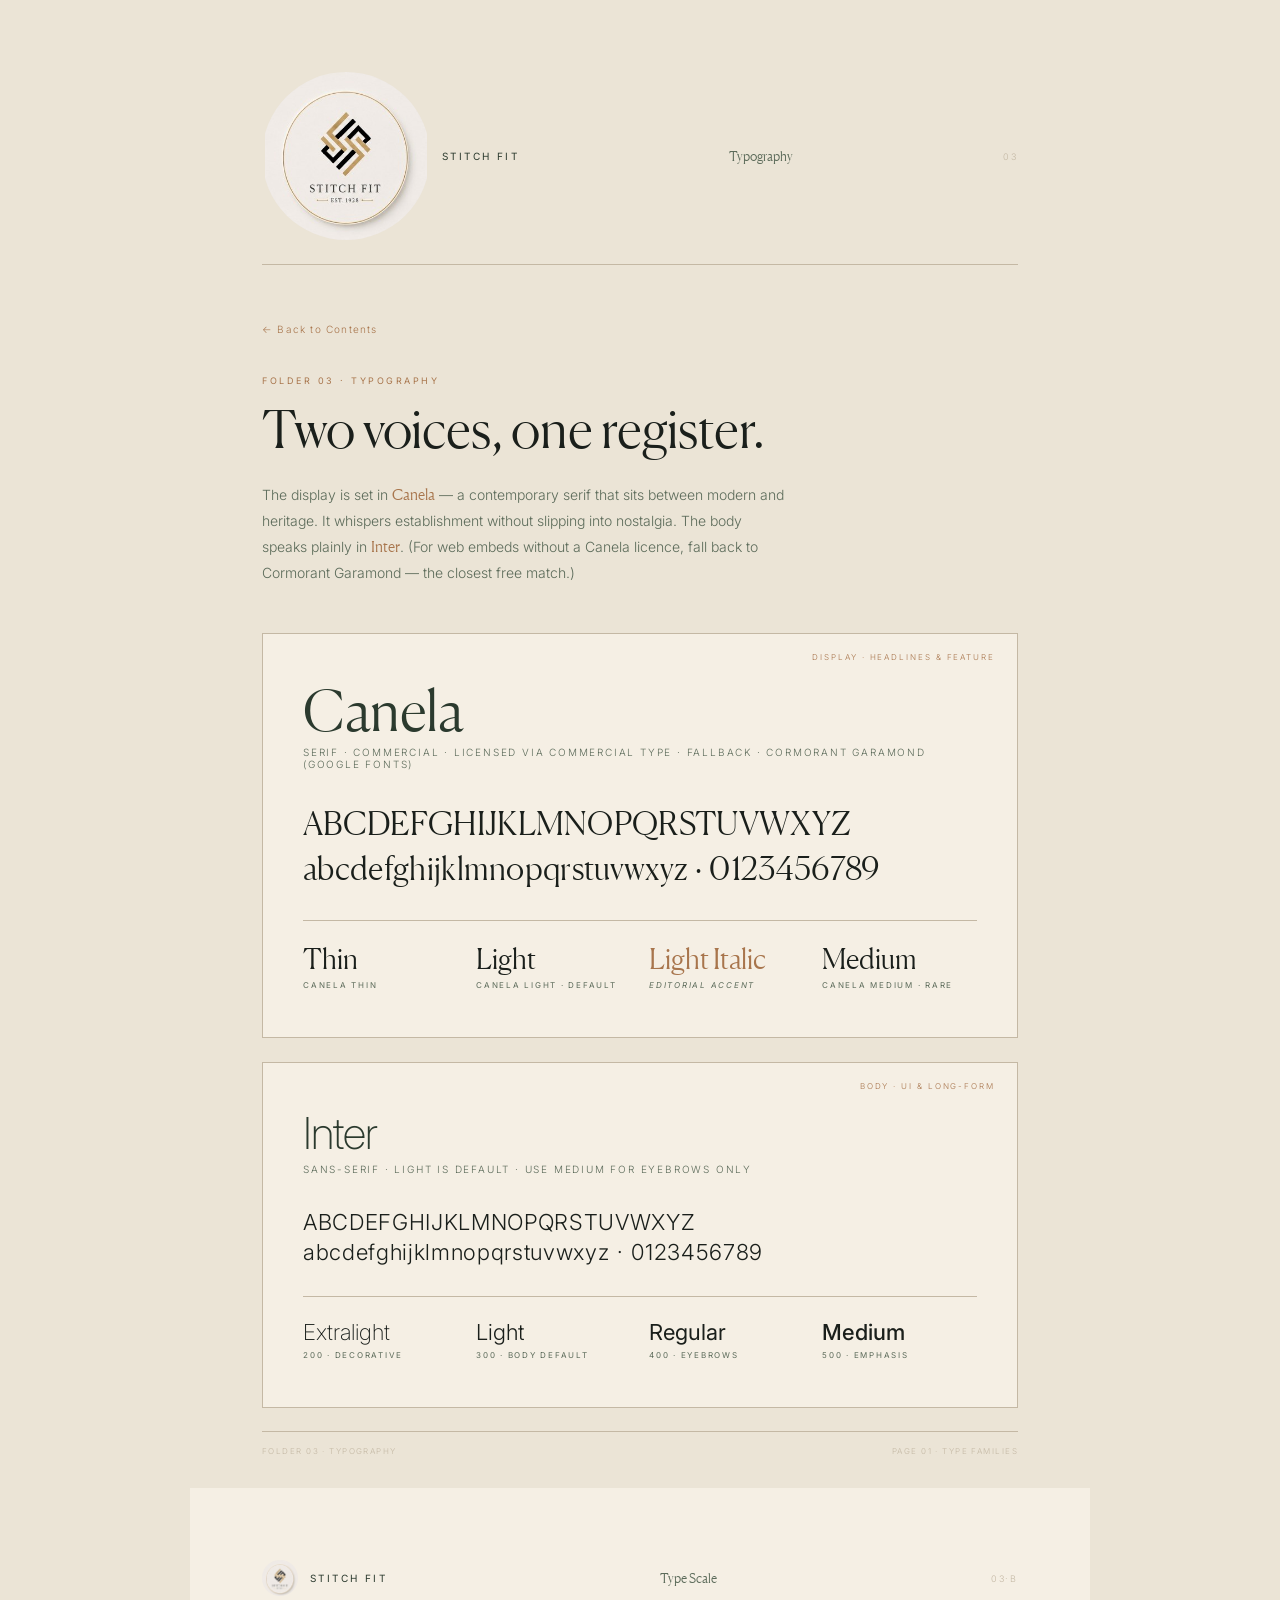
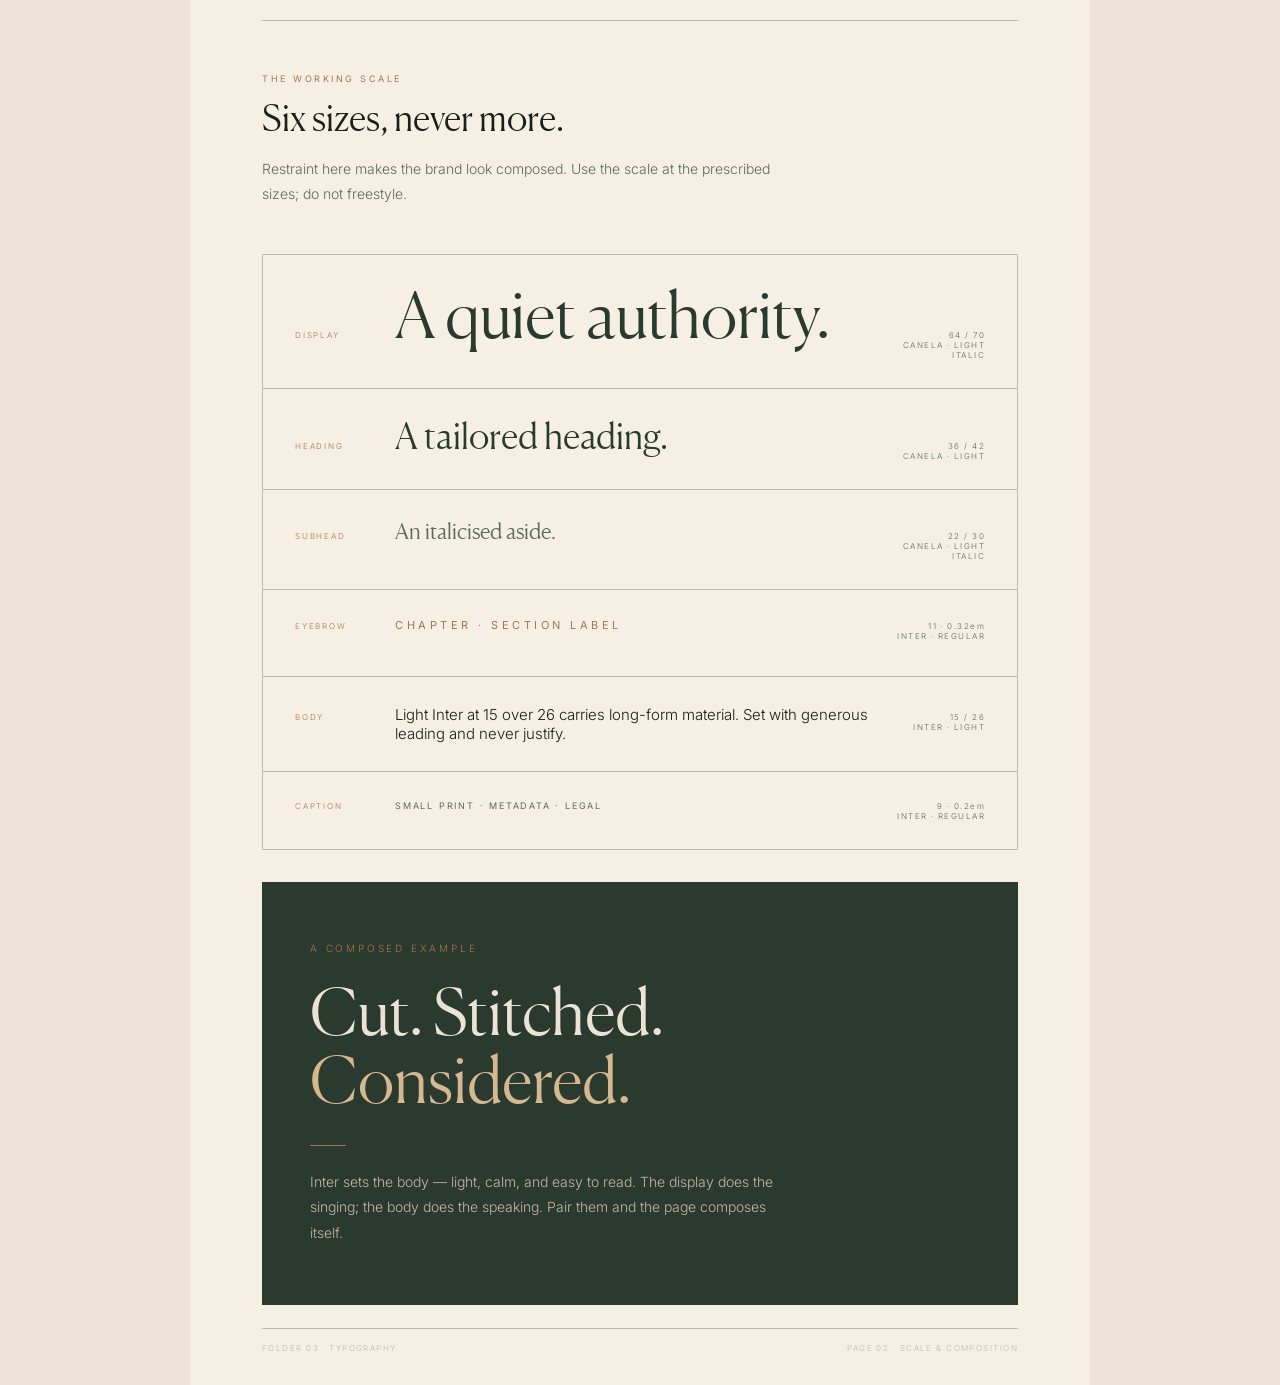
<file: brand-kit /03 Typography/Typography.html>
<!DOCTYPE html>
<html lang="en">
<head>
<meta charset="UTF-8">
<title>Stitch Fit · Typography</title>
<link href="https://fonts.googleapis.com/css2?family=Inter:wght@200;300;400;500;600&display=swap" rel="stylesheet">
<style>
@font-face {
  font-family: 'Canela';
  src: url('[data-uri]') format('woff2');
  font-weight: 300;
  font-style: normal;
  font-display: swap;
}
@font-face {
  font-family: 'Canela';
  src: url('[data-uri]') format('woff2');
  font-weight: 300;
  font-style: italic;
  font-display: swap;
}
@font-face {
  font-family: 'Canela';
  src: url('[data-uri]') format('woff2');
  font-weight: 400;
  font-style: normal;
  font-display: swap;
}
</style>


<style>
  *, *::before, *::after { box-sizing: border-box; margin: 0; padding: 0; }
  :root {
    --forest:  #2B3A2E;
    --cognac:  #A8754C;
    --bone:    #EBE4D6;
    --ink:     #1A1F1B;
    --stone:   #C4B8A4;
    --camel:   #D4B891;
    --moss:    #5C6B5A;
    --paper:   #F5EFE4;
    --font-display: 'Canela', 'Cormorant Garamond', serif;
    --font-body: 'Inter', sans-serif;
  }
  body {
    background: var(--bone);
    font-family: var(--font-body);
    color: var(--ink);
    font-weight: 300;
    -webkit-font-smoothing: antialiased;
  }
  .page {
    width: 900px; margin: 0 auto;
    padding: 72px 72px 80px;
    min-height: 1100px;
    background: var(--bone);
    position: relative;
  }
  .page.alt { background: var(--paper); }
  .page-header {
    display: flex; justify-content: space-between; align-items: center;
    padding-bottom: 24px; margin-bottom: 52px;
    border-bottom: 0.5px solid var(--stone);
  }
  .ph-left { display: flex; align-items: center; gap: 12px; }
  .ph-mark { width: 36px; height: 36px; border-radius: 50%; object-fit: cover; }
  .ph-name { font-size: 10px; letter-spacing: 0.24em; font-weight: 400; color: var(--forest); font-family: var(--font-body); }
  .ph-section { font-family: var(--font-display); font-style: italic; font-size: 13px; color: var(--moss); }
  .ph-num { font-size: 9px; letter-spacing: 0.2em; color: var(--stone); }
  .section-intro { margin-bottom: 48px; }
  .eyebrow { font-size: 9px; letter-spacing: 0.28em; font-weight: 400; color: var(--cognac); text-transform: uppercase; margin-bottom: 16px; display: block; }
  .display { font-family: var(--font-display); font-weight: 300; line-height: 1.05; }
  .display.h1 { font-size: 52px; }
  .italic { font-style: italic; }
  .lead { font-size: 14px; font-weight: 300; line-height: 1.8; color: var(--moss); max-width: 58ch; }
  .lead em { font-family: var(--font-display); font-style: italic; color: var(--cognac); font-size: 15px; }
  .back-link { display: inline-block; font-size: 10px; letter-spacing: 0.12em; color: var(--cognac); margin-bottom: 40px; text-decoration: none; }
  .page-footer {
    position: absolute; bottom: 32px; left: 72px; right: 72px;
    display: flex; justify-content: space-between;
    font-size: 8px; letter-spacing: 0.18em; color: var(--stone);
    padding-top: 14px; border-top: 0.5px solid var(--stone);
  }
</style>

<style>
  .type-card {
    background: var(--paper); border: 0.5px solid var(--stone);
    padding: 48px 40px; margin-top: 24px; position: relative;
  }
  .type-card .role {
    position: absolute; top: 18px; right: 22px;
    font-size: 8px; letter-spacing: 0.24em; color: var(--cognac);
  }
  .type-card .family-name { font-family: var(--font-display); font-style: italic; font-size: 56px; line-height: 1; color: var(--forest); margin-bottom: 8px; }
  .type-card .family-meta { font-size: 10px; letter-spacing: 0.18em; color: var(--moss); margin-bottom: 32px; }
  .alphabet { font-family: var(--font-display); font-size: 32px; font-weight: 300; color: var(--ink); line-height: 1.4; letter-spacing: 0.01em; word-spacing: 0.05em; }
  .alphabet.body { font-family: var(--font-body); font-weight: 300; font-size: 22px; letter-spacing: 0.03em; }
  .weights {
    display: grid; grid-template-columns: repeat(4, 1fr); gap: 18px;
    margin-top: 28px; padding-top: 24px; border-top: 0.5px solid var(--stone);
  }
  .weight {
    font-family: var(--font-display);
    font-size: 28px; line-height: 1;
  }
  .weight.body { font-family: var(--font-body); font-size: 22px; }
  .weight small { display: block; font-family: var(--font-body); font-size: 8px; letter-spacing: 0.22em; font-weight: 400; color: var(--moss); margin-top: 8px; }

  .scale-table {
    margin-top: 32px;
    background: var(--paper); border: 0.5px solid var(--stone);
    padding: 0;
  }
  .scale-row {
    display: grid;
    grid-template-columns: 100px 1fr 90px;
    align-items: baseline;
    padding: 28px 32px;
    border-bottom: 0.5px solid var(--stone);
  }
  .scale-row:last-child { border-bottom: none; }
  .scale-label { font-size: 8px; letter-spacing: 0.22em; color: var(--cognac); }
  .scale-spec  { font-size: 8px; letter-spacing: 0.18em; color: var(--moss); text-align: right; }
  .scale-sample.h1 { font-family: var(--font-display); font-style: italic; font-size: 64px; line-height: 1; color: var(--forest); }
  .scale-sample.h2 { font-family: var(--font-display); font-size: 36px; line-height: 1.1; color: var(--forest); }
  .scale-sample.h3 { font-family: var(--font-display); font-style: italic; font-size: 22px; color: var(--moss); }
  .scale-sample.eyebrow { font-family: var(--font-body); font-weight: 400; font-size: 11px; letter-spacing: 0.32em; color: var(--cognac); text-transform: uppercase; }
  .scale-sample.body { font-family: var(--font-body); font-weight: 300; font-size: 15px; color: var(--ink); }
  .scale-sample.caption { font-family: var(--font-body); font-weight: 400; font-size: 9px; letter-spacing: 0.2em; color: var(--moss); text-transform: uppercase; }

  .composition {
    background: var(--forest); color: var(--bone);
    padding: 60px 48px; margin-top: 32px;
  }
  .composition .ey { font-size: 10px; letter-spacing: 0.28em; color: var(--cognac); margin-bottom: 24px; }
  .composition .hh { font-family: var(--font-display); font-style: italic; font-size: 64px; line-height: 1.05; margin-bottom: 28px; color: var(--bone); font-weight: 300; }
  .composition .bb { font-size: 14px; line-height: 1.8; color: var(--stone); max-width: 52ch; }
  .composition .ru { width: 36px; height: 0.5px; background: var(--cognac); margin: 32px 0 24px; }
</style>
</head>
<body>

<section class="page">
  <div class="page-header">
    <div class="ph-left">
      <img class="ph-mark" src="[data-uri]" alt="" style="width: 168px; height: 168px; object-fit: scale-down">
      <div class="ph-name">STITCH FIT</div>
    </div>
    <div class="ph-section">Typography</div>
    <div class="ph-num">03</div>
  </div>

  <a class="back-link" href="../index.html">← Back to Contents</a>

  <div class="section-intro">
    <div class="eyebrow">FOLDER 03 · TYPOGRAPHY</div>
    <h1 class="display h1 italic">Two voices, one register.</h1>
    <p class="lead" style="margin-top: 24px;">
      The display is set in <em>Canela</em> — a contemporary serif that sits between modern and heritage. It whispers establishment without slipping into nostalgia. The body speaks plainly in <em>Inter</em>. (For web embeds without a Canela licence, fall back to Cormorant Garamond — the closest free match.)
    </p>
  </div>

  <div class="type-card">
    <div class="role">DISPLAY · HEADLINES &amp; FEATURE</div>
    <div class="family-name">Canela</div>
    <div class="family-meta">SERIF · COMMERCIAL · LICENSED VIA COMMERCIAL TYPE · FALLBACK · CORMORANT GARAMOND (GOOGLE FONTS)</div>
    <div class="alphabet">ABCDEFGHIJKLMNOPQRSTUVWXYZ<br>abcdefghijklmnopqrstuvwxyz · 0123456789</div>
    <div class="weights">
      <div class="weight" style="font-weight: 300;">Thin<small>CANELA THIN</small></div>
      <div class="weight" style="font-weight: 400;">Light<small>CANELA LIGHT · DEFAULT</small></div>
      <div class="weight" style="font-weight: 400; font-style: italic; color: var(--cognac);">Light Italic<small>EDITORIAL ACCENT</small></div>
      <div class="weight" style="font-weight: 500;">Medium<small>CANELA MEDIUM · RARE</small></div>
    </div>
  </div>

  <div class="type-card" style="margin-top: 24px;">
    <div class="role">BODY · UI &amp; LONG-FORM</div>
    <div class="family-name" style="font-family: var(--font-body); font-style: normal; font-weight: 200; font-size: 44px; letter-spacing: -0.02em;">Inter</div>
    <div class="family-meta">SANS-SERIF · LIGHT IS DEFAULT · USE MEDIUM FOR EYEBROWS ONLY</div>
    <div class="alphabet body">ABCDEFGHIJKLMNOPQRSTUVWXYZ<br>abcdefghijklmnopqrstuvwxyz · 0123456789</div>
    <div class="weights">
      <div class="weight body" style="font-weight: 200;">Extralight<small>200 · DECORATIVE</small></div>
      <div class="weight body" style="font-weight: 300;">Light<small>300 · BODY DEFAULT</small></div>
      <div class="weight body" style="font-weight: 400;">Regular<small>400 · EYEBROWS</small></div>
      <div class="weight body" style="font-weight: 500;">Medium<small>500 · EMPHASIS</small></div>
    </div>
  </div>

  <div class="page-footer">
    <div>FOLDER 03 · TYPOGRAPHY</div>
    <div>PAGE 01 · TYPE FAMILIES</div>
  </div>
</section>

<section class="page alt">
  <div class="page-header">
    <div class="ph-left">
      <img class="ph-mark" src="[data-uri]" alt="">
      <div class="ph-name">STITCH FIT</div>
    </div>
    <div class="ph-section">Type Scale</div>
    <div class="ph-num">03·B</div>
  </div>

  <div class="section-intro">
    <div class="eyebrow">THE WORKING SCALE</div>
    <h2 class="display" style="font-size: 36px;">Six sizes, never more.</h2>
    <p class="lead" style="margin-top: 18px;">Restraint here makes the brand look composed. Use the scale at the prescribed sizes; do not freestyle.</p>
  </div>

  <div class="scale-table">
    <div class="scale-row">
      <div class="scale-label">DISPLAY</div>
      <div class="scale-sample h1">A quiet authority.</div>
      <div class="scale-spec">64 / 70<br>CANELA · LIGHT ITALIC</div>
    </div>
    <div class="scale-row">
      <div class="scale-label">HEADING</div>
      <div class="scale-sample h2">A tailored heading.</div>
      <div class="scale-spec">36 / 42<br>CANELA · LIGHT</div>
    </div>
    <div class="scale-row">
      <div class="scale-label">SUBHEAD</div>
      <div class="scale-sample h3">An italicised aside.</div>
      <div class="scale-spec">22 / 30<br>CANELA · LIGHT ITALIC</div>
    </div>
    <div class="scale-row">
      <div class="scale-label">EYEBROW</div>
      <div class="scale-sample eyebrow">CHAPTER · SECTION LABEL</div>
      <div class="scale-spec">11 · 0.32em<br>INTER · REGULAR</div>
    </div>
    <div class="scale-row">
      <div class="scale-label">BODY</div>
      <div class="scale-sample body">Light Inter at 15 over 26 carries long-form material. Set with generous leading and never justify.</div>
      <div class="scale-spec">15 / 26<br>INTER · LIGHT</div>
    </div>
    <div class="scale-row">
      <div class="scale-label">CAPTION</div>
      <div class="scale-sample caption">SMALL PRINT · METADATA · LEGAL</div>
      <div class="scale-spec">9 · 0.2em<br>INTER · REGULAR</div>
    </div>
  </div>

  <div class="composition">
    <div class="ey">A COMPOSED EXAMPLE</div>
    <div class="hh">Cut. Stitched.<br><span style="font-style: italic; color: var(--camel);">Considered.</span></div>
    <div class="ru"></div>
    <div class="bb">Inter sets the body — light, calm, and easy to read. The display does the singing; the body does the speaking. Pair them and the page composes itself.</div>
  </div>

  <div class="page-footer">
    <div>FOLDER 03 · TYPOGRAPHY</div>
    <div>PAGE 02 · SCALE &amp; COMPOSITION</div>
  </div>
</section>

</body>
</html>
</file>
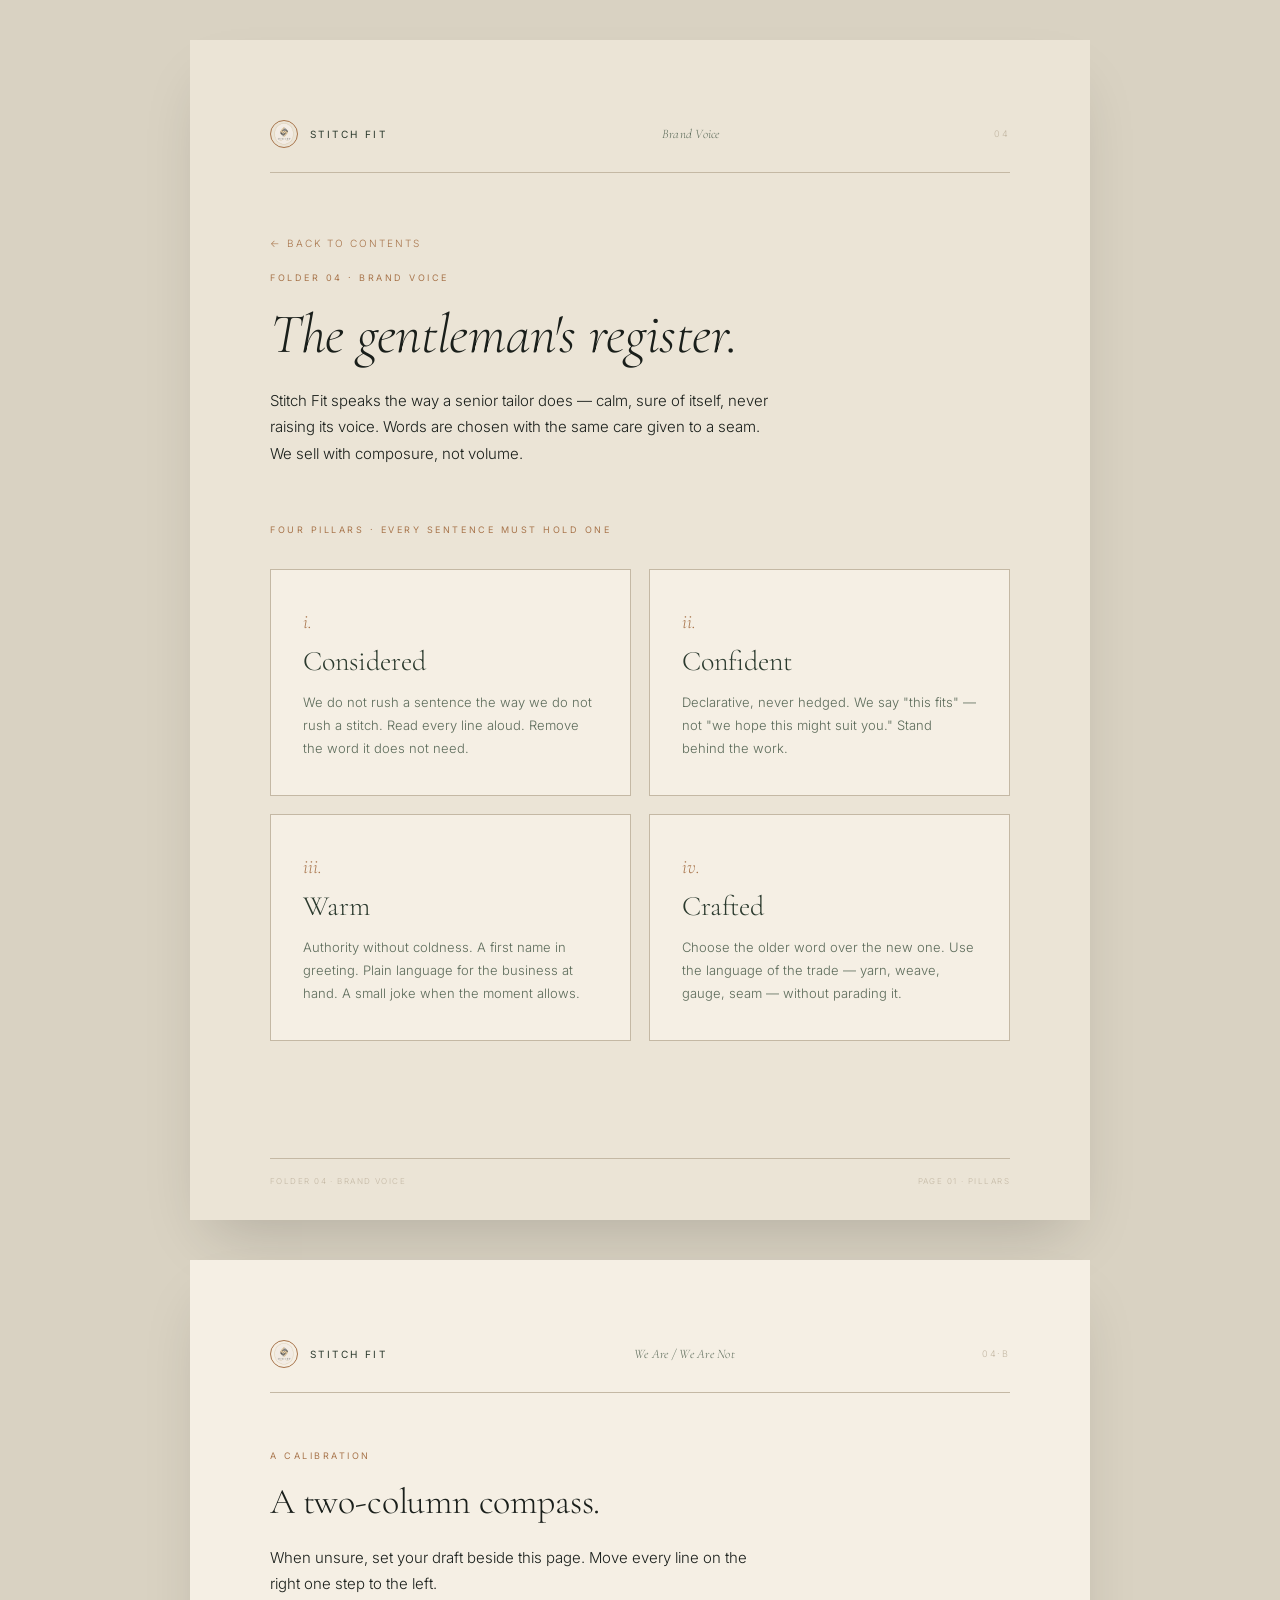
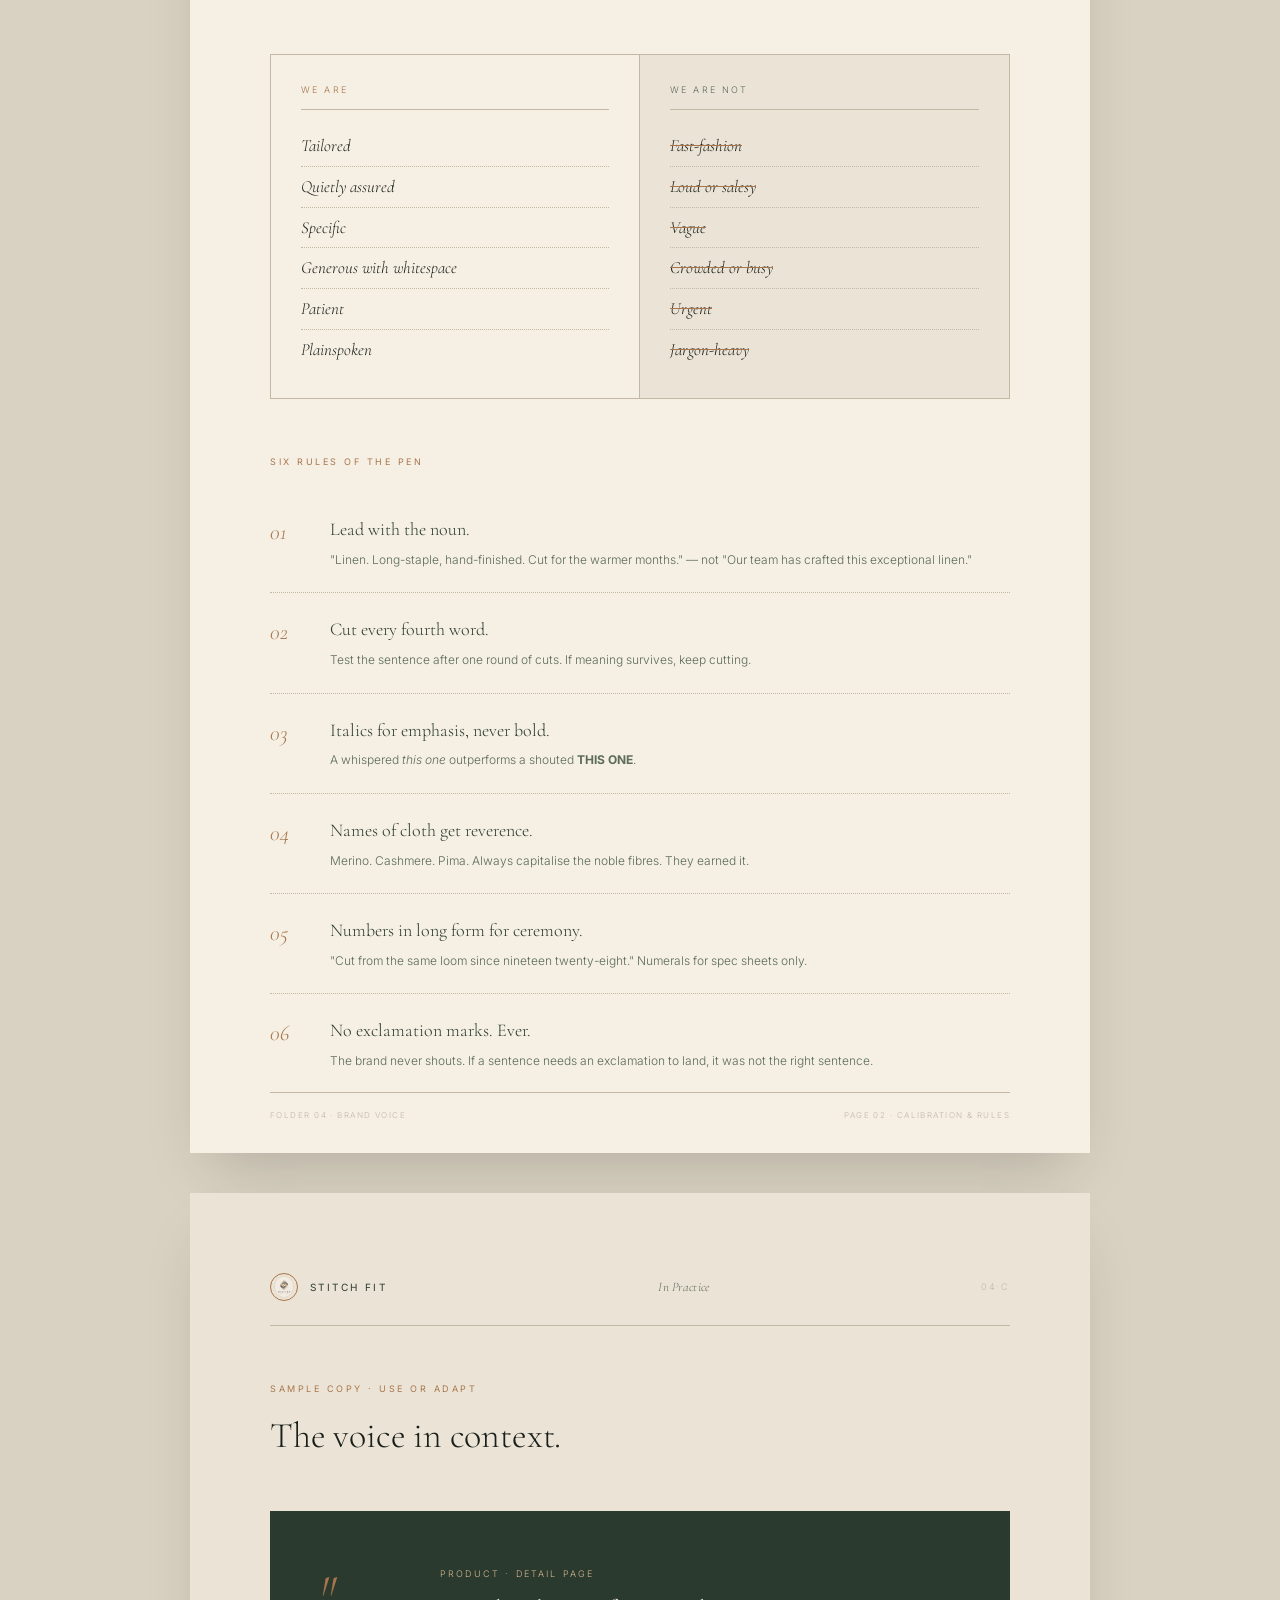
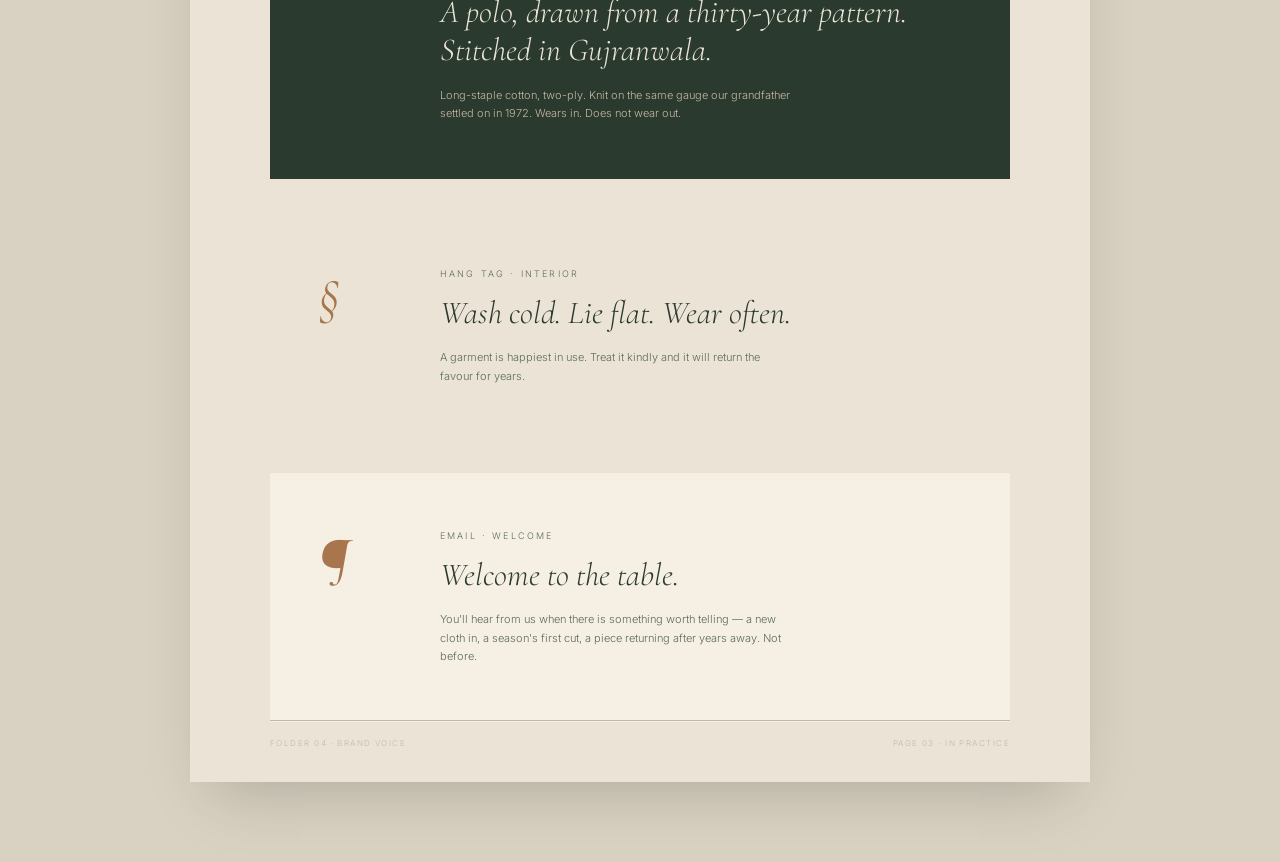
<file: brand-kit /04 Brand Voice/Brand Voice.html>
<!DOCTYPE html>
<html lang="en">
<head>
<meta charset="UTF-8">
<title>Stitch Fit · Brand Voice</title>
<link href="https://fonts.googleapis.com/css2?family=Cormorant+Garamond:ital,wght@0,300;0,400;0,500;0,600;1,300;1,400&family=Inter:wght@200;300;400;500;600&display=swap" rel="stylesheet">
<link rel="stylesheet" href="../assets/brand.css">
<style>
  .pillar-grid { display: grid; grid-template-columns: 1fr 1fr; gap: 18px; margin-top: 32px; }
  .pillar {
    background: var(--paper); border: 0.5px solid var(--stone);
    padding: 36px 32px; position: relative; min-height: 220px;
    display: flex; flex-direction: column;
  }
  .pillar-num { font-family: var(--font-display); font-style: italic; font-size: 20px; color: var(--cognac); margin-bottom: 8px; }
  .pillar-title { font-family: var(--font-display); font-size: 28px; line-height: 1.1; color: var(--forest); margin-bottom: 14px; }
  .pillar-body { font-size: 13px; line-height: 1.75; color: var(--moss); }

  .voice-compare {
    display: grid; grid-template-columns: 1fr 1fr; gap: 0;
    margin-top: 24px; border: 0.5px solid var(--stone);
  }
  .vc-col { padding: 28px 30px; min-height: 240px; }
  .vc-col.we { background: var(--paper); border-right: 0.5px solid var(--stone); }
  .vc-col.not { background: var(--bone); color: var(--moss); }
  .vc-label {
    font-size: 9px; letter-spacing: 0.24em; margin-bottom: 16px;
    padding-bottom: 12px; border-bottom: 0.5px solid var(--stone);
  }
  .we .vc-label { color: var(--cognac); }
  .not .vc-label { color: var(--moss); }
  .vc-list { list-style: none; padding: 0; }
  .vc-list li {
    font-family: var(--font-display); font-style: italic;
    font-size: 17px; color: var(--ink); line-height: 1.4;
    padding: 8px 0; border-bottom: 0.5px dotted var(--stone);
  }
  .vc-list li:last-child { border-bottom: none; }
  .not .vc-list li { text-decoration: line-through; text-decoration-color: var(--cognac); text-decoration-thickness: 0.5px; }

  .copy-card {
    background: var(--forest); color: var(--bone);
    padding: 56px 48px; margin-top: 32px;
    display: grid; grid-template-columns: 90px 1fr;
    gap: 32px; align-items: start;
  }
  .copy-icon {
    font-family: var(--font-display); font-style: italic; font-size: 56px;
    color: var(--cognac); line-height: 1;
  }
  .copy-headline {
    font-family: var(--font-display); font-style: italic; font-weight: 300;
    font-size: 32px; line-height: 1.2; margin-bottom: 16px; color: var(--bone);
  }
  .copy-meta { font-size: 9px; letter-spacing: 0.24em; color: var(--camel); margin-bottom: 12px; }
  .copy-context { font-size: 11px; color: var(--stone); line-height: 1.7; max-width: 50ch; }

  .rules-list {
    margin-top: 24px;
    counter-reset: rule;
  }
  .rules-list .rule {
    display: grid; grid-template-columns: 60px 1fr;
    padding: 22px 0; border-bottom: 0.5px dotted var(--stone);
  }
  .rules-list .rule:last-child { border-bottom: none; }
  .rules-list .rule::before {
    counter-increment: rule;
    content: counter(rule, decimal-leading-zero);
    font-family: var(--font-display); font-style: italic;
    font-size: 22px; color: var(--cognac);
  }
  .rule-title { font-family: var(--font-display); font-size: 18px; color: var(--forest); margin-bottom: 6px; }
  .rule-body  { font-size: 12px; color: var(--moss); line-height: 1.7; }
</style>
</head>
<body>

<section class="page">
  <div class="page-header">
    <div class="ph-left">
      <img class="ph-mark" src="../assets/stitch-fit-logo.jpeg" alt="">
      <div class="ph-name">STITCH FIT</div>
    </div>
    <div class="ph-section">Brand Voice</div>
    <div class="ph-num">04</div>
  </div>

  <a class="back-link" href="../index.html">← Back to Contents</a>

  <div class="section-intro">
    <div class="eyebrow">FOLDER 04 · BRAND VOICE</div>
    <h1 class="display h1 italic">The gentleman's register.</h1>
    <p class="lead" style="margin-top: 24px;">
      Stitch Fit speaks the way a senior tailor does — calm, sure of itself, never raising its voice. Words are chosen with the same care given to a seam. We sell with composure, not volume.
    </p>
  </div>

  <div class="eyebrow">FOUR PILLARS · EVERY SENTENCE MUST HOLD ONE</div>
  <div class="pillar-grid">
    <div class="pillar">
      <div class="pillar-num">i.</div>
      <div class="pillar-title">Considered</div>
      <div class="pillar-body">We do not rush a sentence the way we do not rush a stitch. Read every line aloud. Remove the word it does not need.</div>
    </div>
    <div class="pillar">
      <div class="pillar-num">ii.</div>
      <div class="pillar-title">Confident</div>
      <div class="pillar-body">Declarative, never hedged. We say "this fits" — not "we hope this might suit you." Stand behind the work.</div>
    </div>
    <div class="pillar">
      <div class="pillar-num">iii.</div>
      <div class="pillar-title">Warm</div>
      <div class="pillar-body">Authority without coldness. A first name in greeting. Plain language for the business at hand. A small joke when the moment allows.</div>
    </div>
    <div class="pillar">
      <div class="pillar-num">iv.</div>
      <div class="pillar-title">Crafted</div>
      <div class="pillar-body">Choose the older word over the new one. Use the language of the trade — yarn, weave, gauge, seam — without parading it.</div>
    </div>
  </div>

  <div class="page-footer">
    <div>FOLDER 04 · BRAND VOICE</div>
    <div>PAGE 01 · PILLARS</div>
  </div>
</section>

<section class="page alt">
  <div class="page-header">
    <div class="ph-left">
      <img class="ph-mark" src="../assets/stitch-fit-logo.jpeg" alt="">
      <div class="ph-name">STITCH FIT</div>
    </div>
    <div class="ph-section">We Are / We Are Not</div>
    <div class="ph-num">04·B</div>
  </div>

  <div class="section-intro">
    <div class="eyebrow">A CALIBRATION</div>
    <h2 class="display" style="font-size: 36px;">A two-column compass.</h2>
    <p class="lead" style="margin-top: 18px;">When unsure, set your draft beside this page. Move every line on the right one step to the left.</p>
  </div>

  <div class="voice-compare">
    <div class="vc-col we">
      <div class="vc-label">WE ARE</div>
      <ul class="vc-list">
        <li>Tailored</li>
        <li>Quietly assured</li>
        <li>Specific</li>
        <li>Generous with whitespace</li>
        <li>Patient</li>
        <li>Plainspoken</li>
      </ul>
    </div>
    <div class="vc-col not">
      <div class="vc-label">WE ARE NOT</div>
      <ul class="vc-list">
        <li>Fast-fashion</li>
        <li>Loud or salesy</li>
        <li>Vague</li>
        <li>Crowded or busy</li>
        <li>Urgent</li>
        <li>Jargon-heavy</li>
      </ul>
    </div>
  </div>

  <div style="margin-top: 56px;">
    <div class="eyebrow">SIX RULES OF THE PEN</div>
  </div>

  <div class="rules-list">
    <div class="rule">
      <div>
        <div class="rule-title">Lead with the noun.</div>
        <div class="rule-body">"Linen. Long-staple, hand-finished. Cut for the warmer months." — not "Our team has crafted this exceptional linen."</div>
      </div>
    </div>
    <div class="rule">
      <div>
        <div class="rule-title">Cut every fourth word.</div>
        <div class="rule-body">Test the sentence after one round of cuts. If meaning survives, keep cutting.</div>
      </div>
    </div>
    <div class="rule">
      <div>
        <div class="rule-title">Italics for emphasis, never bold.</div>
        <div class="rule-body">A whispered <em>this one</em> outperforms a shouted <strong>THIS ONE</strong>.</div>
      </div>
    </div>
    <div class="rule">
      <div>
        <div class="rule-title">Names of cloth get reverence.</div>
        <div class="rule-body">Merino. Cashmere. Pima. Always capitalise the noble fibres. They earned it.</div>
      </div>
    </div>
    <div class="rule">
      <div>
        <div class="rule-title">Numbers in long form for ceremony.</div>
        <div class="rule-body">"Cut from the same loom since nineteen twenty-eight." Numerals for spec sheets only.</div>
      </div>
    </div>
    <div class="rule">
      <div>
        <div class="rule-title">No exclamation marks. Ever.</div>
        <div class="rule-body">The brand never shouts. If a sentence needs an exclamation to land, it was not the right sentence.</div>
      </div>
    </div>
  </div>

  <div class="page-footer">
    <div>FOLDER 04 · BRAND VOICE</div>
    <div>PAGE 02 · CALIBRATION &amp; RULES</div>
  </div>
</section>

<section class="page">
  <div class="page-header">
    <div class="ph-left">
      <img class="ph-mark" src="../assets/stitch-fit-logo.jpeg" alt="">
      <div class="ph-name">STITCH FIT</div>
    </div>
    <div class="ph-section">In Practice</div>
    <div class="ph-num">04·C</div>
  </div>

  <div class="section-intro">
    <div class="eyebrow">SAMPLE COPY · USE OR ADAPT</div>
    <h2 class="display" style="font-size: 36px;">The voice in context.</h2>
  </div>

  <div class="copy-card">
    <div class="copy-icon">"</div>
    <div>
      <div class="copy-meta">PRODUCT · DETAIL PAGE</div>
      <div class="copy-headline">A polo, drawn from a thirty-year pattern. Stitched in Gujranwala.</div>
      <div class="copy-context">Long-staple cotton, two-ply. Knit on the same gauge our grandfather settled on in 1972. Wears in. Does not wear out.</div>
    </div>
  </div>

  <div class="copy-card" style="background: var(--bone); color: var(--ink);">
    <div class="copy-icon" style="color: var(--cognac);">§</div>
    <div>
      <div class="copy-meta" style="color: var(--moss);">HANG TAG · INTERIOR</div>
      <div class="copy-headline" style="color: var(--forest);">Wash cold. Lie flat. Wear often.</div>
      <div class="copy-context" style="color: var(--moss);">A garment is happiest in use. Treat it kindly and it will return the favour for years.</div>
    </div>
  </div>

  <div class="copy-card" style="background: var(--paper); color: var(--ink);">
    <div class="copy-icon" style="color: var(--cognac);">&para;</div>
    <div>
      <div class="copy-meta" style="color: var(--moss);">EMAIL · WELCOME</div>
      <div class="copy-headline" style="color: var(--forest);">Welcome to the table.</div>
      <div class="copy-context" style="color: var(--moss);">You'll hear from us when there is something worth telling — a new cloth in, a season's first cut, a piece returning after years away. Not before.</div>
    </div>
  </div>

  <div class="page-footer">
    <div>FOLDER 04 · BRAND VOICE</div>
    <div>PAGE 03 · IN PRACTICE</div>
  </div>
</section>

</body>
</html>
</file>
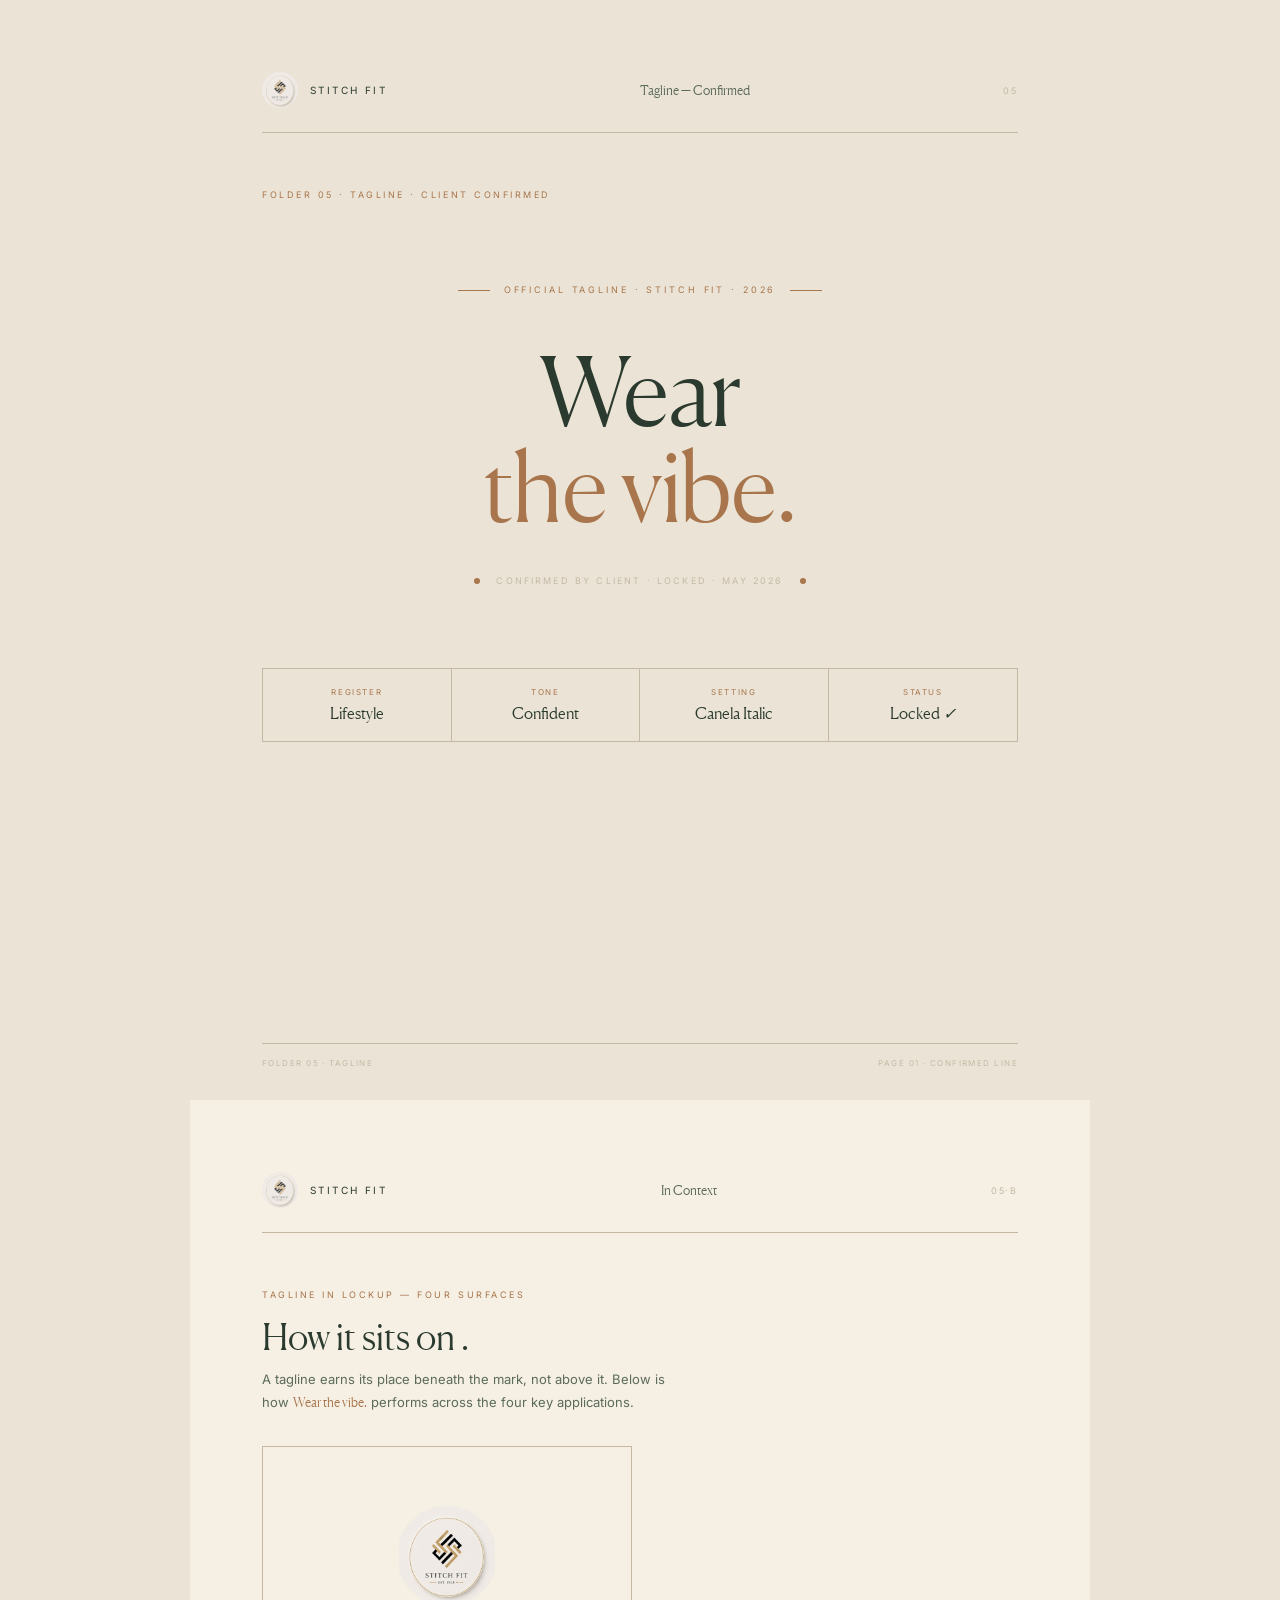
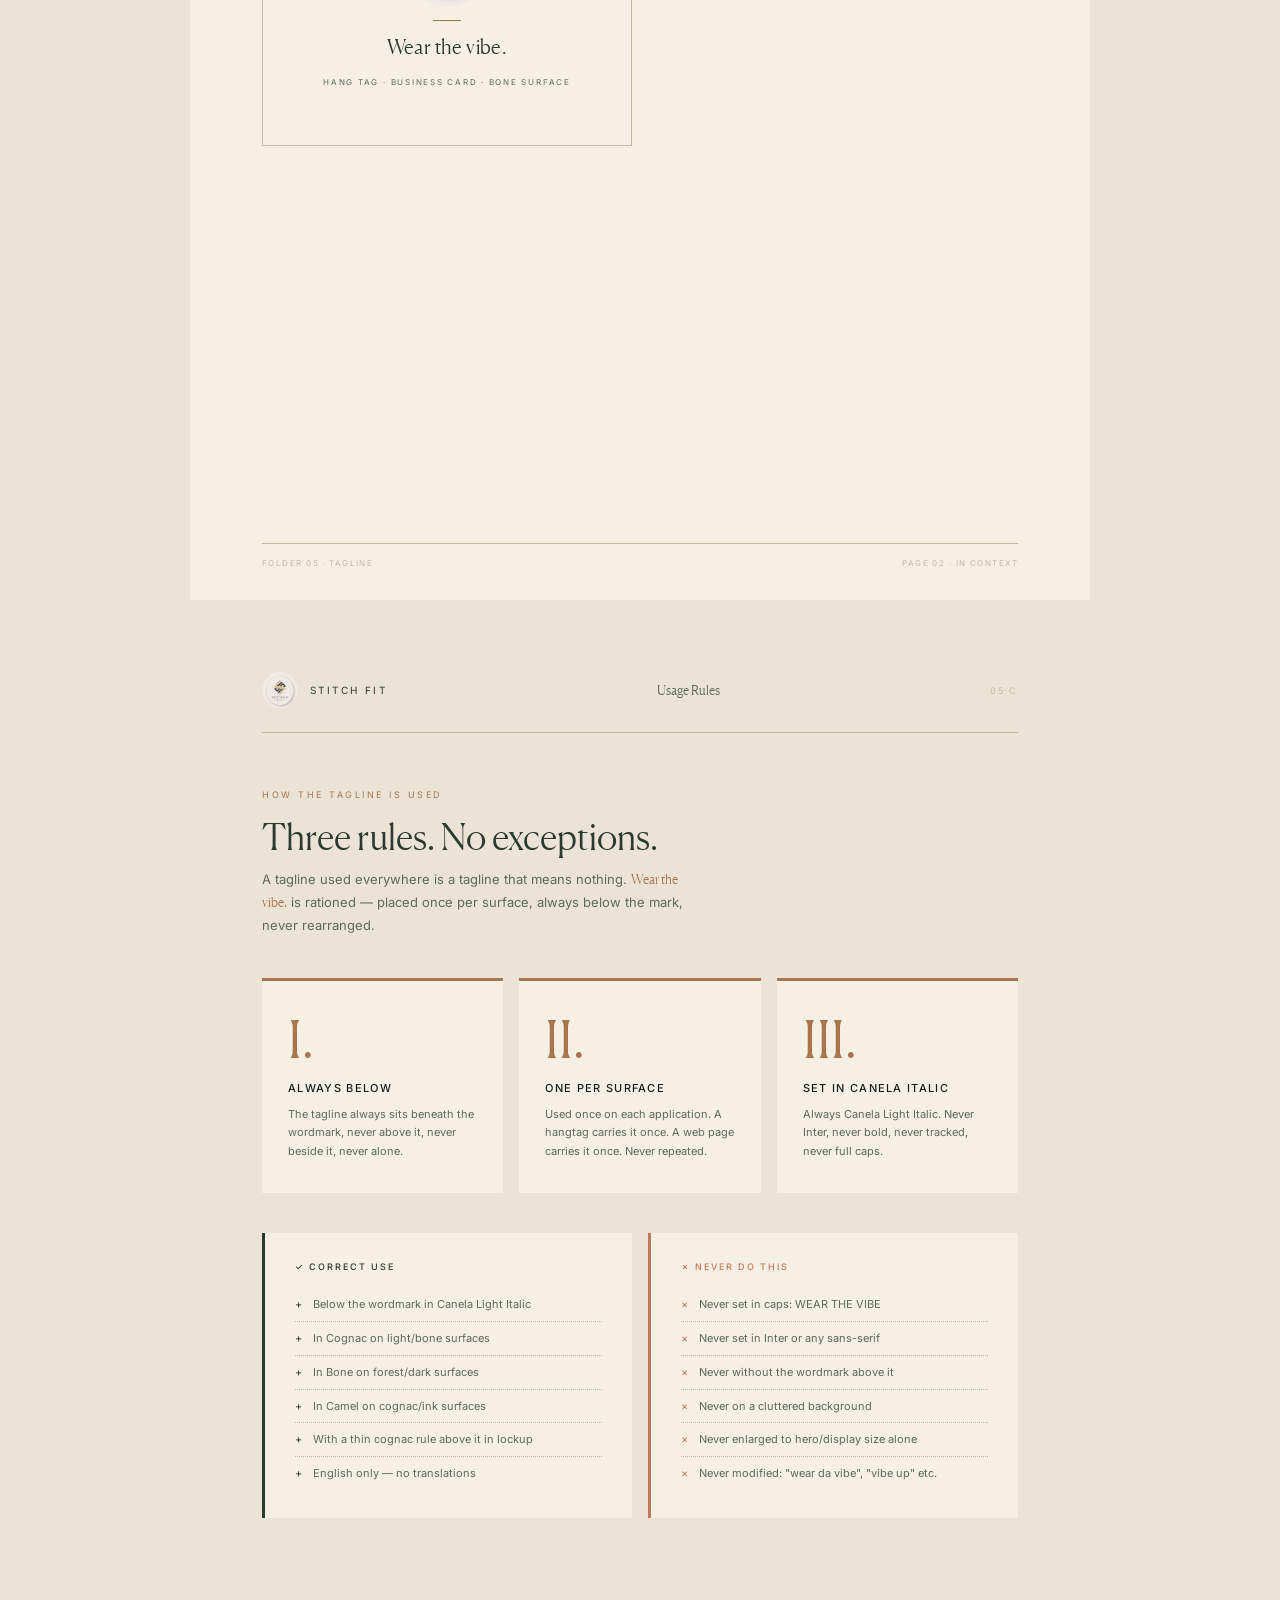
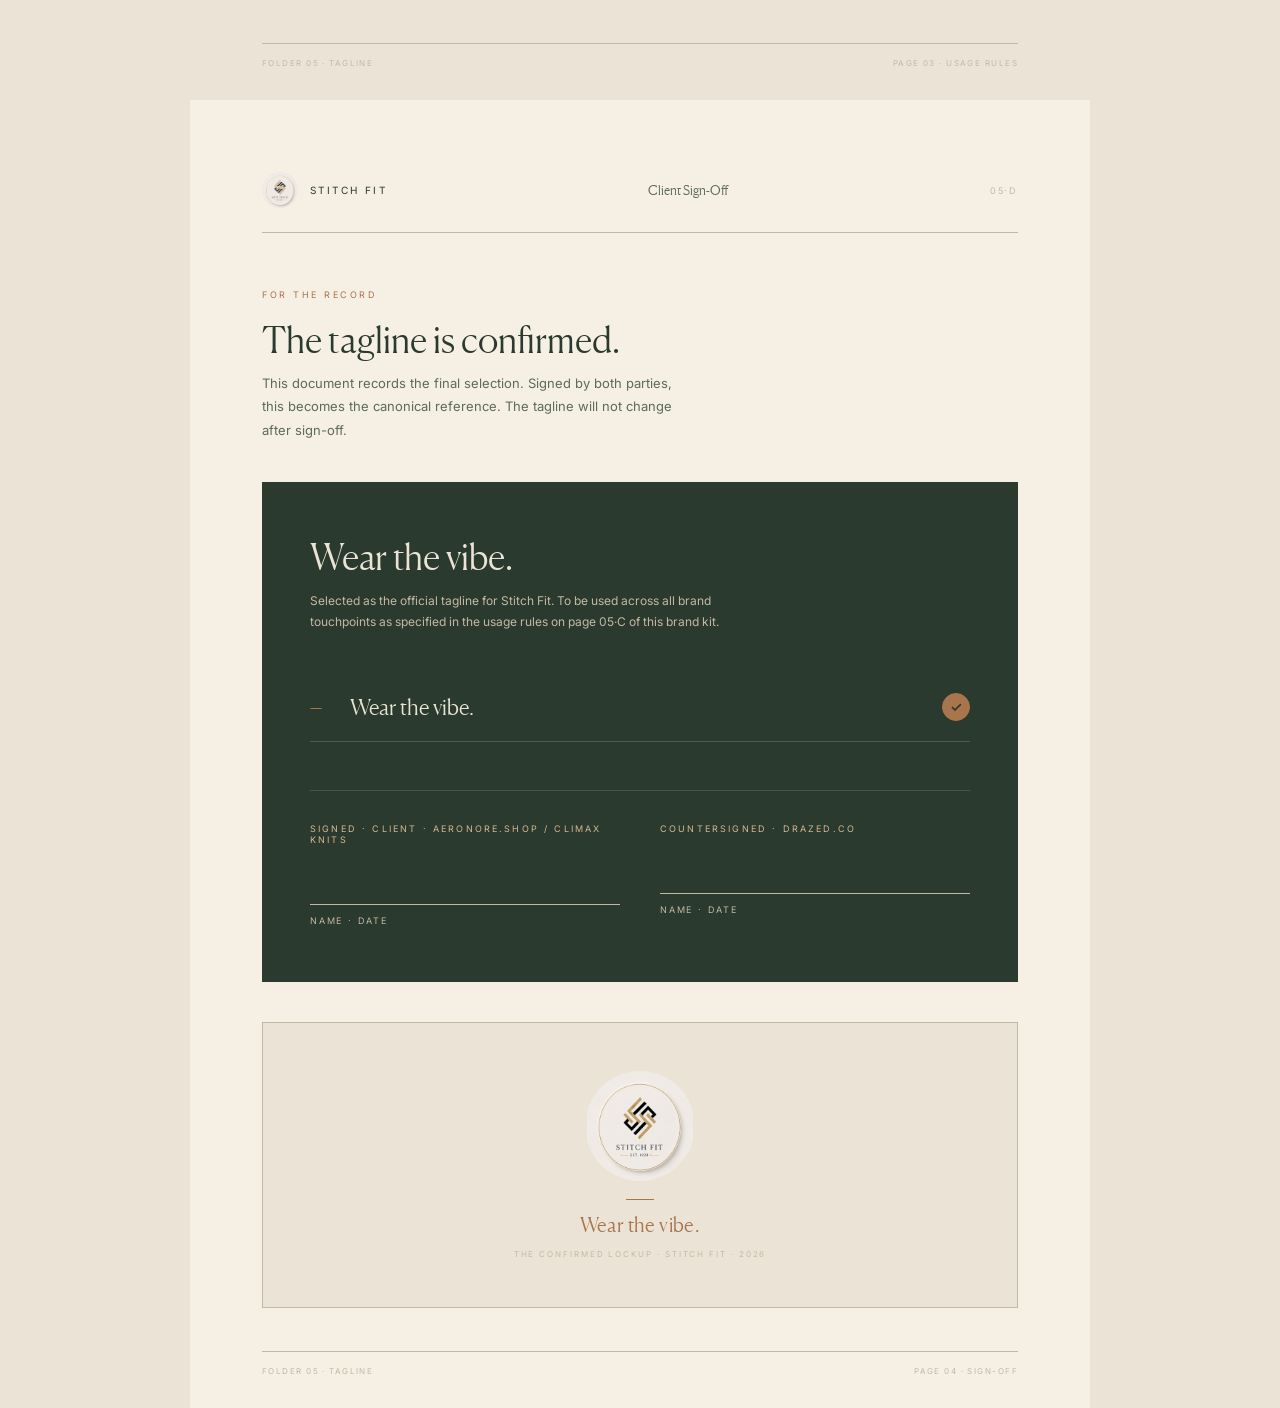
<file: brand-kit /05 Tagline/Tagline Options.html>
<!DOCTYPE html>
<html lang="en">
<head>
<meta charset="UTF-8">
<title>Stitch Fit · Tagline Confirmed</title>
<link href="https://fonts.googleapis.com/css2?family=Inter:wght@200;300;400;500;600&display=swap" rel="stylesheet">
<style>
@font-face {
  font-family: 'Canela';
  src: url('[data-uri]') format('woff2');
  font-weight: 300;
  font-style: normal;
}
@font-face {
  font-family: 'Canela';
  src: url('[data-uri]') format('woff2');
  font-weight: 300;
  font-style: italic;
}
@font-face {
  font-family: 'Canela';
  src: url('[data-uri]') format('woff2');
  font-weight: 400;
  font-style: normal;
}

*, *::before, *::after { box-sizing: border-box; margin: 0; padding: 0; }
:root {
  --forest: #2B3A2E;
  --cognac: #A8754C;
  --bone:   #EBE4D6;
  --ink:    #1A1F1B;
  --stone:  #C4B8A4;
  --camel:  #D4B891;
  --moss:   #5C6B5A;
  --paper:  #F5EFE4;
  --font-display: 'Canela', 'Cormorant Garamond', serif;
  --font-body: 'Inter', sans-serif;
}
body {
  background: var(--bone);
  font-family: var(--font-body);
  color: var(--ink);
  -webkit-font-smoothing: antialiased;
}
.page {
  width: 900px; margin: 0 auto;
  padding: 72px 72px 100px;
  min-height: 1100px;
  background: var(--bone);
  position: relative;
}
.page.alt { background: var(--paper); }
.page.dark { background: var(--forest); }

/* Page header */
.page-header {
  display: flex; justify-content: space-between; align-items: center;
  padding-bottom: 24px; margin-bottom: 56px;
  border-bottom: 0.5px solid var(--stone);
}
.page.dark .page-header { border-bottom-color: rgba(196,184,164,0.2); }
.ph-left { display: flex; align-items: center; gap: 12px; }
.ph-mark { width: 36px; height: 36px; border-radius: 50%; object-fit: cover; }
.ph-name { font-size: 10px; letter-spacing: 0.24em; font-weight: 400; color: var(--forest); }
.page.dark .ph-name { color: var(--bone); }
.ph-section { font-family: var(--font-display); font-style: italic; font-size: 13px; color: var(--moss); }
.page.dark .ph-section { color: var(--stone); }
.ph-num { font-size: 9px; letter-spacing: 0.2em; color: var(--stone); }

/* Page footer */
.page-footer {
  position: absolute; bottom: 32px; left: 72px; right: 72px;
  display: flex; justify-content: space-between;
  font-size: 8px; letter-spacing: 0.18em; color: var(--stone);
  padding-top: 14px; border-top: 0.5px solid var(--stone);
}
.page.dark .page-footer { color: rgba(196,184,164,0.5); border-top-color: rgba(196,184,164,0.15); }

/* Eyebrow */
.eyebrow {
  font-size: 9px; letter-spacing: 0.28em; font-weight: 400;
  color: var(--cognac); text-transform: uppercase; display: block; margin-bottom: 18px;
}

/* ── PAGE 1 — CONFIRMED HERO ── */
.confirmed-hero {
  text-align: center;
  padding: 56px 0 64px;
}
.confirmed-label {
  display: inline-flex; align-items: center; gap: 14px;
  font-size: 9px; letter-spacing: 0.32em; color: var(--cognac);
  margin-bottom: 48px;
}
.confirmed-label::before, .confirmed-label::after {
  content: ''; display: block;
  width: 32px; height: 0.5px; background: var(--cognac);
}
.tagline-word {
  font-family: var(--font-display);
  font-style: italic;
  font-size: 96px;
  font-weight: 300;
  line-height: 1;
  color: var(--forest);
  letter-spacing: -0.01em;
  display: block;
}
.tagline-locked-bar {
  display: inline-flex; align-items: center; gap: 16px;
  margin-top: 40px;
  font-size: 9px; letter-spacing: 0.24em; color: var(--stone);
}
.tagline-locked-bar .dot {
  width: 6px; height: 6px; border-radius: 50%;
  background: var(--cognac);
}

/* ── CONTEXT MOCKUPS ── */
.context-grid {
  display: grid; grid-template-columns: 1fr 1fr; gap: 16px;
  margin-top: 16px;
}
.ctx-card {
  display: flex; flex-direction: column;
  align-items: center; justify-content: center;
  padding: 48px 32px;
  text-align: center;
  min-height: 300px;
}
.ctx-card.light { background: var(--paper); border: 0.5px solid var(--stone); }
.ctx-card.dark  { background: var(--forest); }
.ctx-card.cognac-bg { background: var(--cognac); }
.ctx-card.ink-bg { background: var(--ink); }

.ctx-logo { width: 100px; height: 100px; object-fit: contain; border-radius: 50%; }
.ctx-rule { width: 28px; height: 0.5px; background: var(--cognac); margin: 14px 0; }
.ctx-card.dark .ctx-rule { background: var(--camel); }
.ctx-card.cognac-bg .ctx-rule { background: var(--bone); }
.ctx-card.ink-bg .ctx-rule { background: var(--cognac); }

.ctx-tagline {
  font-family: var(--font-display); font-style: italic;
  font-size: 20px; font-weight: 300; letter-spacing: 0.02em;
  color: var(--forest);
}
.ctx-card.dark .ctx-tagline { color: var(--bone); }
.ctx-card.cognac-bg .ctx-tagline { color: var(--bone); }
.ctx-card.ink-bg .ctx-tagline { color: var(--camel); }

.ctx-surface {
  font-size: 8px; letter-spacing: 0.22em; color: var(--moss);
  margin-top: 18px; text-transform: uppercase;
}
.ctx-card.dark .ctx-surface { color: var(--moss); }
.ctx-card.cognac-bg .ctx-surface { color: rgba(235,228,214,0.6); }
.ctx-card.ink-bg .ctx-surface { color: var(--moss); }

/* ── USAGE RULES ── */
.rules-grid {
  display: grid; grid-template-columns: 1fr 1fr; gap: 16px;
  margin-top: 40px;
}
.rule-card {
  padding: 28px 30px;
  background: var(--paper);
  border-left: 3px solid var(--forest);
}
.rule-card.no { border-left-color: #C47A5A; }
.rule-head {
  font-size: 9px; letter-spacing: 0.22em; font-weight: 500;
  color: var(--forest); margin-bottom: 16px;
}
.rule-card.no .rule-head { color: #C47A5A; }
.rule-card ul { list-style: none; }
.rule-card li {
  font-size: 11px; line-height: 1.9; color: var(--moss);
  padding-left: 18px; position: relative;
  border-bottom: 0.5px dotted var(--stone); padding-bottom: 6px; padding-top: 6px;
}
.rule-card li:last-child { border-bottom: none; }
.rule-card li::before { content: '+'; position: absolute; left: 0; color: var(--forest); }
.rule-card.no li::before { content: '×'; color: #C47A5A; }

/* ── SIGN-OFF ── */
.signoff-box {
  background: var(--forest); color: var(--bone);
  padding: 56px 48px;
}
.signoff-box h3 {
  font-family: var(--font-display); font-style: italic;
  font-size: 36px; font-weight: 300; color: var(--bone);
  margin-bottom: 12px; line-height: 1.1;
}
.signoff-box p {
  font-size: 12px; line-height: 1.8; color: var(--stone);
  max-width: 52ch; margin-bottom: 40px;
}
.confirmed-row {
  display: grid; grid-template-columns: 40px 1fr 40px;
  align-items: center; gap: 0;
  padding: 20px 0;
  border-bottom: 0.5px solid rgba(196,184,164,0.25);
}
.confirmed-row .num {
  font-family: var(--font-display); font-style: italic;
  font-size: 16px; color: var(--cognac);
}
.confirmed-row .line {
  font-family: var(--font-display); font-style: italic;
  font-size: 22px; color: var(--bone); font-weight: 300;
}
.confirmed-row .tick {
  width: 28px; height: 28px; border: 0.5px solid var(--cognac);
  border-radius: 50%; display: flex; align-items: center; justify-content: center;
  color: var(--cognac); font-size: 14px; margin-left: auto;
}
.confirmed-row .tick.filled {
  background: var(--cognac); color: var(--forest);
  font-weight: 600;
}
.signature-grid {
  display: grid; grid-template-columns: 1fr 1fr; gap: 40px;
  margin-top: 48px; padding-top: 32px;
  border-top: 0.5px solid rgba(196,184,164,0.2);
}
.sig-block .sig-label {
  font-size: 9px; letter-spacing: 0.24em; color: var(--camel); margin-bottom: 28px;
}
.sig-block .sig-line {
  height: 32px; border-bottom: 0.5px solid var(--stone);
}
.sig-block .sig-sub {
  font-size: 9px; letter-spacing: 0.2em; color: var(--stone); margin-top: 10px;
}
</style>
</head>
<body>

<!-- ════════════════════════════════════════════
     PAGE A — CONFIRMED TAGLINE HERO
════════════════════════════════════════════ -->
<section class="page">
  <div class="page-header">
    <div class="ph-left">
      <img class="ph-mark" src="[data-uri]" alt="Stitch Fit">
      <div class="ph-name">STITCH FIT</div>
    </div>
    <div class="ph-section">Tagline — Confirmed</div>
    <div class="ph-num">05</div>
  </div>

  <span class="eyebrow">FOLDER 05 · TAGLINE · CLIENT CONFIRMED</span>

  <div class="confirmed-hero">
    <div class="confirmed-label">OFFICIAL TAGLINE · STITCH FIT · 2026</div>
    <span class="tagline-word">Wear</span>
    <span class="tagline-word" style="color: var(--cognac);">the vibe.</span>
    <div class="tagline-locked-bar">
      <div class="dot"></div>
      CONFIRMED BY CLIENT · LOCKED · MAY 2026
      <div class="dot"></div>
    </div>
  </div>

  <!-- Usage summary strip -->
  <div style="display: grid; grid-template-columns: repeat(4, 1fr); border: 0.5px solid var(--stone); margin-top: 16px;">
    <div style="padding: 18px 16px; border-right: 0.5px solid var(--stone); text-align: center;">
      <div style="font-size: 8px; letter-spacing: 0.2em; color: var(--cognac); margin-bottom: 6px;">REGISTER</div>
      <div style="font-family: var(--font-display); font-style: italic; font-size: 16px; color: var(--forest);">Lifestyle</div>
    </div>
    <div style="padding: 18px 16px; border-right: 0.5px solid var(--stone); text-align: center;">
      <div style="font-size: 8px; letter-spacing: 0.2em; color: var(--cognac); margin-bottom: 6px;">TONE</div>
      <div style="font-family: var(--font-display); font-style: italic; font-size: 16px; color: var(--forest);">Confident</div>
    </div>
    <div style="padding: 18px 16px; border-right: 0.5px solid var(--stone); text-align: center;">
      <div style="font-size: 8px; letter-spacing: 0.2em; color: var(--cognac); margin-bottom: 6px;">SETTING</div>
      <div style="font-family: var(--font-display); font-style: italic; font-size: 16px; color: var(--forest);">Canela Italic</div>
    </div>
    <div style="padding: 18px 16px; text-align: center;">
      <div style="font-size: 8px; letter-spacing: 0.2em; color: var(--cognac); margin-bottom: 6px;">STATUS</div>
      <div style="font-family: var(--font-display); font-style: italic; font-size: 16px; color: var(--forest);">Locked ✓</div>
    </div>
  </div>

  <div class="page-footer">
    <div>FOLDER 05 · TAGLINE</div>
    <div>PAGE 01 · CONFIRMED LINE</div>
  </div>
</section>


<!-- ════════════════════════════════════════════
     PAGE B — IN CONTEXT
════════════════════════════════════════════ -->
<section class="page alt">
  <div class="page-header">
    <div class="ph-left">
      <img class="ph-mark" src="[data-uri]" alt="Stitch Fit">
      <div class="ph-name">STITCH FIT</div>
    </div>
    <div class="ph-section">In Context</div>
    <div class="ph-num">05·B</div>
  </div>

  <span class="eyebrow">TAGLINE IN LOCKUP — FOUR SURFACES</span>
  <h2 style="font-family: var(--font-display); font-size: 36px; font-weight: 300; color: var(--forest); margin-bottom: 10px; line-height: 1.1;">
    How it sits on .
  </h2>
  <p style="font-size: 13px; color: var(--moss); line-height: 1.8; margin-bottom: 32px; max-width: 54ch;">
    A tagline earns its place beneath the mark, not above it. Below is how <em style="font-family: var(--font-display); font-style: italic; color: var(--cognac);">Wear the vibe.</em> performs across the four key applications.
  </p>

  <div class="context-grid">
    <div class="ctx-card light">
      <img class="ctx-logo" src="[data-uri]" alt="Stitch Fit">
      <div class="ctx-rule"></div>
      <div class="ctx-tagline">Wear the vibe.</div>
      <div class="ctx-surface">Hang Tag · Business Card · Bone surface</div>
    </div>
    
  </div>

  <div class="page-footer">
    <div>FOLDER 05 · TAGLINE</div>
    <div>PAGE 02 · IN CONTEXT</div>
  </div>
</section>


<!-- ════════════════════════════════════════════
     PAGE C — USAGE RULES
════════════════════════════════════════════ -->
<section class="page">
  <div class="page-header">
    <div class="ph-left">
      <img class="ph-mark" src="[data-uri]" alt="Stitch Fit">
      <div class="ph-name">STITCH FIT</div>
    </div>
    <div class="ph-section">Usage Rules</div>
    <div class="ph-num">05·C</div>
  </div>

  <span class="eyebrow">HOW THE TAGLINE IS USED</span>
  <h2 style="font-family: var(--font-display); font-size: 36px; font-weight: 300; color: var(--forest); margin-bottom: 10px; line-height: 1.1;">
    Three rules. No exceptions.
  </h2>
  <p style="font-size: 13px; color: var(--moss); line-height: 1.8; margin-bottom: 40px; max-width: 54ch;">
    A tagline used everywhere is a tagline that means nothing. <em style="font-family: var(--font-display); font-style: italic; color: var(--cognac);">Wear the vibe.</em> is rationed — placed once per surface, always below the mark, never rearranged.
  </p>

  <!-- Three rules -->
  <div style="display: grid; grid-template-columns: repeat(3, 1fr); gap: 16px; margin-bottom: 40px;">
    <div style="background: var(--paper); border-top: 3px solid var(--cognac); padding: 32px 26px;">
      <div style="font-family: var(--font-display); font-style: italic; font-size: 52px; color: var(--cognac); line-height: 1; margin-bottom: 16px;">I.</div>
      <div style="font-size: 11px; font-weight: 500; letter-spacing: 0.12em; color: var(--ink); margin-bottom: 10px; text-transform: uppercase;">Always below</div>
      <div style="font-size: 11px; color: var(--moss); line-height: 1.7;">
        The tagline always sits beneath the wordmark, never above it, never beside it, never alone.
      </div>
    </div>
    <div style="background: var(--paper); border-top: 3px solid var(--cognac); padding: 32px 26px;">
      <div style="font-family: var(--font-display); font-style: italic; font-size: 52px; color: var(--cognac); line-height: 1; margin-bottom: 16px;">II.</div>
      <div style="font-size: 11px; font-weight: 500; letter-spacing: 0.12em; color: var(--ink); margin-bottom: 10px; text-transform: uppercase;">One per surface</div>
      <div style="font-size: 11px; color: var(--moss); line-height: 1.7;">
        Used once on each application. A hangtag carries it once. A web page carries it once. Never repeated.
      </div>
    </div>
    <div style="background: var(--paper); border-top: 3px solid var(--cognac); padding: 32px 26px;">
      <div style="font-family: var(--font-display); font-style: italic; font-size: 52px; color: var(--cognac); line-height: 1; margin-bottom: 16px;">III.</div>
      <div style="font-size: 11px; font-weight: 500; letter-spacing: 0.12em; color: var(--ink); margin-bottom: 10px; text-transform: uppercase;">Set in Canela Italic</div>
      <div style="font-size: 11px; color: var(--moss); line-height: 1.7;">
        Always Canela Light Italic. Never Inter, never bold, never tracked, never full caps.
      </div>
    </div>
  </div>

  <div class="rules-grid">
    <div class="rule-card">
      <div class="rule-head">✓ CORRECT USE</div>
      <ul>
        <li>Below the wordmark in Canela Light Italic</li>
        <li>In Cognac on light/bone surfaces</li>
        <li>In Bone on forest/dark surfaces</li>
        <li>In Camel on cognac/ink surfaces</li>
        <li>With a thin cognac rule above it in lockup</li>
        <li>English only — no translations</li>
      </ul>
    </div>
    <div class="rule-card no">
      <div class="rule-head">✗ NEVER DO THIS</div>
      <ul>
        <li>Never set in caps: WEAR THE VIBE</li>
        <li>Never set in Inter or any sans-serif</li>
        <li>Never without the wordmark above it</li>
        <li>Never on a cluttered background</li>
        <li>Never enlarged to hero/display size alone</li>
        <li>Never modified: "wear da vibe", "vibe up" etc.</li>
      </ul>
    </div>
  </div>

  <div class="page-footer">
    <div>FOLDER 05 · TAGLINE</div>
    <div>PAGE 03 · USAGE RULES</div>
  </div>
</section>


<!-- ════════════════════════════════════════════
     PAGE D — SIGN-OFF
════════════════════════════════════════════ -->
<section class="page alt">
  <div class="page-header">
    <div class="ph-left">
      <img class="ph-mark" src="[data-uri]" alt="Stitch Fit">
      <div class="ph-name">STITCH FIT</div>
    </div>
    <div class="ph-section">Client Sign-Off</div>
    <div class="ph-num">05·D</div>
  </div>

  <span class="eyebrow">FOR THE RECORD</span>
  <h2 style="font-family: var(--font-display); font-size: 36px; font-weight: 300; color: var(--forest); margin-bottom: 10px;">
    The tagline is confirmed.
  </h2>
  <p style="font-size: 13px; color: var(--moss); line-height: 1.8; margin-bottom: 40px; max-width: 54ch;">
    This document records the final selection. Signed by both parties, this becomes the canonical reference. The tagline will not change after sign-off.
  </p>

  <div class="signoff-box">
    <h3>Wear the vibe.</h3>
    <p>Selected as the official tagline for Stitch Fit. To be used across all brand touchpoints as specified in the usage rules on page 05·C of this brand kit.</p>

    <div class="confirmed-row">
      <div class="num">—</div>
      <div class="line">Wear the vibe.</div>
      <div class="tick filled">✓</div>
    </div>

    <div class="signature-grid">
      <div class="sig-block">
        <div class="sig-label">SIGNED · CLIENT · AERONORE.SHOP / CLIMAX KNITS</div>
        <div class="sig-line"></div>
        <div class="sig-sub">NAME · DATE</div>
      </div>
      <div class="sig-block">
        <div class="sig-label">COUNTERSIGNED · DRAZED.CO</div>
        <div class="sig-line"></div>
        <div class="sig-sub">NAME · DATE</div>
      </div>
    </div>
  </div>

  <!-- Final lockup -->
  <div style="margin-top: 40px; text-align: center; padding: 48px; background: var(--bone); border: 0.5px solid var(--stone);">
    <img src="[data-uri]" alt="Stitch Fit" style="width: 110px; height: 110px; object-fit: contain; border-radius: 50%; margin-bottom: 14px;">
    <div style="width: 28px; height: 0.5px; background: var(--cognac); margin: 0 auto 14px;"></div>
    <div style="font-family: var(--font-display); font-style: italic; font-size: 20px; color: var(--cognac); letter-spacing: 0.02em;">Wear the vibe.</div>
    <div style="font-size: 8px; letter-spacing: 0.24em; color: var(--stone); margin-top: 12px;">THE CONFIRMED LOCKUP · STITCH FIT · 2026</div>
  </div>

  <div class="page-footer">
    <div>FOLDER 05 · TAGLINE</div>
    <div>PAGE 04 · SIGN-OFF</div>
  </div>
</section>

</body>
</html>
</file>
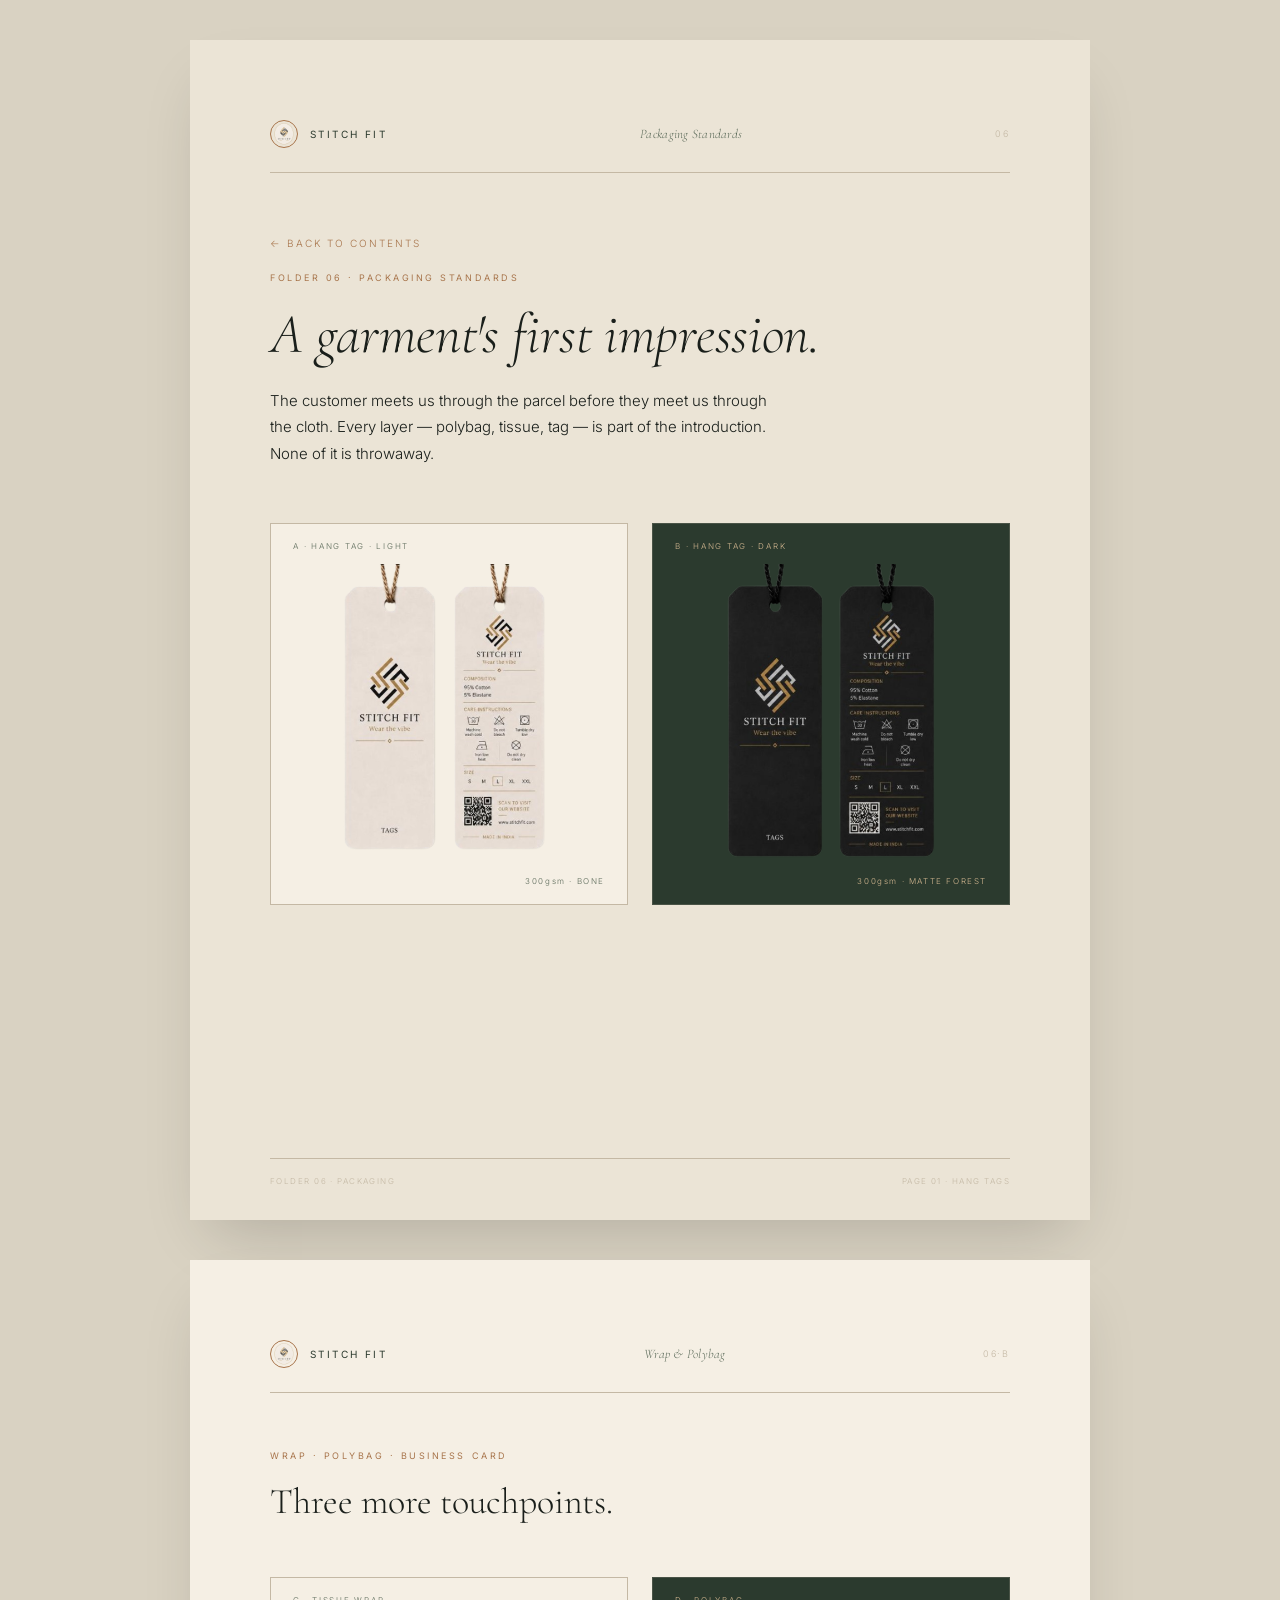
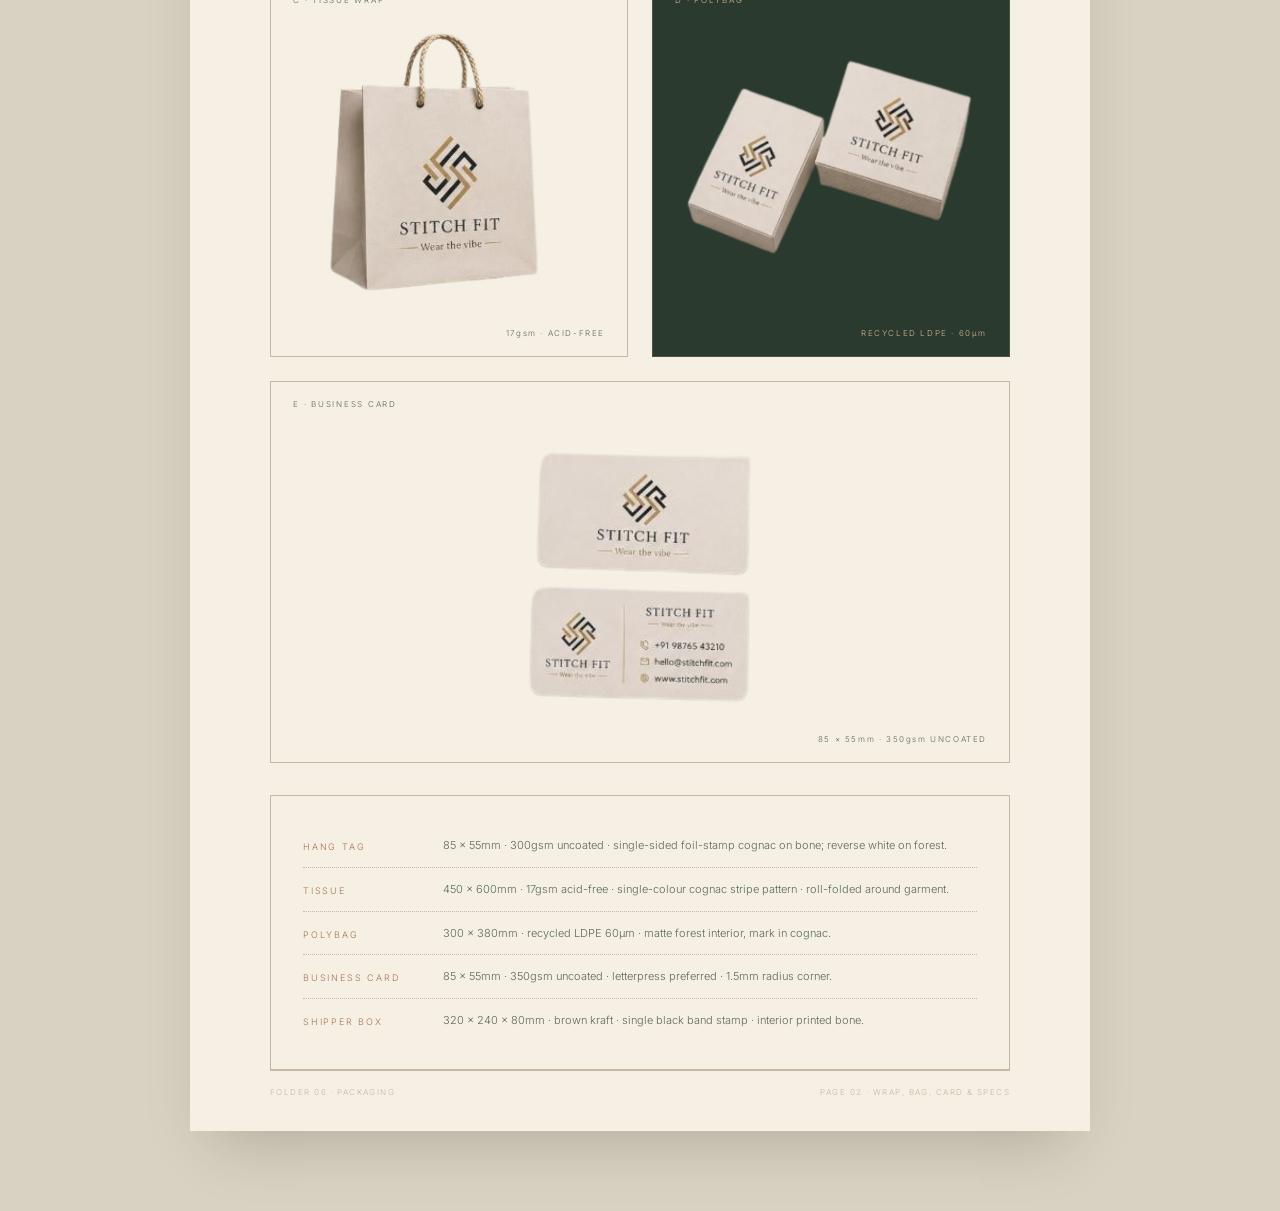
<file: brand-kit /06 Packaging/Packaging.html>
<!DOCTYPE html>
<html lang="en">
<head>
<meta charset="UTF-8">
<title>Stitch Fit · Packaging Standards</title>
<link href="https://fonts.googleapis.com/css2?family=Cormorant+Garamond:ital,wght@0,300;0,400;0,500;0,600;1,300;1,400&family=Inter:wght@200;300;400;500;600&display=swap" rel="stylesheet">
<link rel="stylesheet" href="../assets/brand.css">
<style>
  .pack-grid { display: grid; grid-template-columns: 1fr 1fr; gap: 24px; margin-top: 32px; }

  /* Packaging stages */
  .pack-stage {
    background: var(--paper); border: 0.5px solid var(--stone);
    padding: 40px 24px; display: flex; flex-direction: column;
    align-items: center; justify-content: center; min-height: 380px;
    position: relative;
  }

  .pack-image {
    max-width: 100%;
    height: auto;
    max-height: 300px;
    object-fit: contain;
    border-radius: 4px;
  }
  .pack-stage.dark { background: var(--forest); border-color: rgba(196,184,164,0.2); }
  .stage-label {
    position: absolute; top: 16px; left: 22px;
    font-size: 8px; letter-spacing: 0.22em; color: var(--moss);
  }
  .pack-stage.dark .stage-label { color: var(--camel); }
  .stage-spec {
    position: absolute; bottom: 16px; right: 22px;
    font-size: 8px; letter-spacing: 0.2em; color: var(--moss);
  }
  .pack-stage.dark .stage-spec { color: var(--camel); }

  /* Specs table */
  .spec-list {
    margin-top: 32px;
    background: var(--paper); border: 0.5px solid var(--stone);
    padding: 28px 32px;
  }
  .spec-row {
    display: grid; grid-template-columns: 140px 1fr;
    padding: 12px 0; border-bottom: 0.5px dotted var(--stone);
    font-size: 11px; line-height: 1.7;
  }
  .spec-row:last-child { border-bottom: none; }
  .spec-row .k { font-size: 9px; letter-spacing: 0.2em; color: var(--cognac); padding-top: 3px; }
  .spec-row .v { color: var(--moss); }

  /* PACKAGING STANDARDS GALLERY */
  .gallery-section {
    padding: 0;
    border: none;
    background: transparent;
  }
  .gallery-grid {
    display: grid;
    grid-template-columns: 1fr 1fr;
    gap: 48px;
    margin-top: 48px;
    align-items: start;
  }
  .gallery-item {
    display: flex;
    flex-direction: column;
    align-items: center;
  }
  .gallery-item img {
    width: 100%;
    max-width: 500px;
    height: auto;
    border-radius: 8px;
    margin-bottom: 16px;
    box-shadow: 0 24px 48px rgba(43,58,46,0.12);
  }
  .gallery-label {
    font-family: var(--font-display);
    font-size: 18px;
    letter-spacing: 0.16em;
    color: var(--forest);
    margin-bottom: 8px;
  }
  .gallery-desc {
    font-size: 12px;
    color: var(--moss);
    text-align: center;
    max-width: 280px;
  }
</style>
</head>
<body>

<section class="page">
  <div class="page-header">
    <div class="ph-left">
      <img class="ph-mark" src="../assets/stitch-fit-logo.jpeg" alt="">
      <div class="ph-name">STITCH FIT</div>
    </div>
    <div class="ph-section">Packaging Standards</div>
    <div class="ph-num">06</div>
  </div>

  <a class="back-link" href="../index.html">← Back to Contents</a>

  <div class="section-intro">
    <div class="eyebrow">FOLDER 06 · PACKAGING STANDARDS</div>
    <h1 class="display h1 italic">A garment's first impression.</h1>
    <p class="lead" style="margin-top: 24px;">
      The customer meets us through the parcel before they meet us through the cloth. Every layer — polybag, tissue, tag — is part of the introduction. None of it is throwaway.
    </p>
  </div>

  <div class="pack-grid">
    <div class="pack-stage">
      <div class="stage-label">A · HANG TAG · LIGHT</div>
      <img class="pack-image" src="../assets/hangtag-light.jpg" alt="Hang Tag Light">
      <div class="stage-spec">300gsm · BONE</div>
    </div>
    <div class="pack-stage dark">
      <div class="stage-label">B · HANG TAG · DARK</div>
      <img class="pack-image" src="../assets/hangtag-dark.jpg" alt="Hang Tag Dark">
      <div class="stage-spec">300gsm · MATTE FOREST</div>
    </div>
  </div>

  <div class="page-footer">
    <div>FOLDER 06 · PACKAGING</div>
    <div>PAGE 01 · HANG TAGS</div>
  </div>
</section>

<section class="page alt">
  <div class="page-header">
    <div class="ph-left">
      <img class="ph-mark" src="../assets/stitch-fit-logo.jpeg" alt="">
      <div class="ph-name">STITCH FIT</div>
    </div>
    <div class="ph-section">Wrap &amp; Polybag</div>
    <div class="ph-num">06·B</div>
  </div>

  <div class="section-intro">
    <div class="eyebrow">WRAP · POLYBAG · BUSINESS CARD</div>
    <h2 class="display" style="font-size: 36px;">Three more touchpoints.</h2>
  </div>

  <div class="pack-grid">
    <div class="pack-stage">
      <div class="stage-label">C · TISSUE WRAP</div>
      <img class="pack-image" src="../assets/tissue-wrap.jpg" alt="Tissue Wrap">
      <div class="stage-spec">17gsm · ACID-FREE</div>
    </div>
    <div class="pack-stage dark">
      <div class="stage-label">D · POLYBAG</div>
      <img class="pack-image" src="../assets/polybag.jpg" alt="Polybag">
      <div class="stage-spec">RECYCLED LDPE · 60µm</div>
    </div>
  </div>

  <div class="pack-stage" style="margin-top: 24px; min-height: 240px;">
    <div class="stage-label">E · BUSINESS CARD</div>
    <img class="pack-image" src="../assets/business-card.jpg" alt="Business Card" style="max-width: 350px;">
    <div class="stage-spec">85 × 55mm · 350gsm UNCOATED</div>
  </div>

  <div class="spec-list">
    <div class="spec-row"><div class="k">HANG TAG</div><div class="v">85 × 55mm · 300gsm uncoated · single-sided foil-stamp cognac on bone; reverse white on forest.</div></div>
    <div class="spec-row"><div class="k">TISSUE</div><div class="v">450 × 600mm · 17gsm acid-free · single-colour cognac stripe pattern · roll-folded around garment.</div></div>
    <div class="spec-row"><div class="k">POLYBAG</div><div class="v">300 × 380mm · recycled LDPE 60µm · matte forest interior, mark in cognac.</div></div>
    <div class="spec-row"><div class="k">BUSINESS CARD</div><div class="v">85 × 55mm · 350gsm uncoated · letterpress preferred · 1.5mm radius corner.</div></div>
    <div class="spec-row"><div class="k">SHIPPER BOX</div><div class="v">320 × 240 × 80mm · brown kraft · single black band stamp · interior printed bone.</div></div>
  </div>

  <div class="page-footer">
    <div>FOLDER 06 · PACKAGING</div>
    <div>PAGE 02 · WRAP, BAG, CARD &amp; SPECS</div>
  </div>
</section>


</body>
</html>
</file>
<file: brand-kit /assets/brand.css>
/* Stitch Fit — Brand Kit shared stylesheet */
*, *::before, *::after { box-sizing: border-box; margin: 0; padding: 0; }

:root {
  --forest:  #2B3A2E;
  --cognac:  #A8754C;
  --bone:    #EBE4D6;
  --ink:     #1A1F1B;
  --stone:   #C4B8A4;
  --camel:   #D4B891;
  --moss:    #5C6B5A;
  --paper:   #F5EFE4;
  --font-display: 'Canela', 'Canela Deck', 'Cormorant Garamond', 'Times New Roman', serif;
  --font-body: 'Inter', sans-serif;
}

html { scroll-behavior: smooth; }
body {
  background: #D9D2C2;
  font-family: var(--font-body);
  color: var(--ink);
  font-weight: 300;
  line-height: 1.6;
  -webkit-font-smoothing: antialiased;
  padding: 40px 0;
}

.page {
  width: 900px;
  min-height: 1180px;
  margin: 0 auto 40px;
  padding: 80px 80px 60px;
  position: relative;
  background: var(--bone);
  box-shadow: 0 30px 60px -20px rgba(0,0,0,0.18);
}
.page.alt  { background: var(--paper); }
.page.dark { background: var(--forest); color: var(--bone); }

/* Page chrome */
.page-header {
  display: flex; justify-content: space-between; align-items: center;
  padding-bottom: 24px; margin-bottom: 56px;
  border-bottom: 0.5px solid var(--stone);
}
.page.dark .page-header { border-bottom-color: rgba(196,184,164,0.2); }
.ph-left { display: flex; align-items: center; gap: 12px; }
.ph-mark {
  width: 28px; height: 28px; border-radius: 50%;
  object-fit: cover; object-position: center 30%;
  border: 0.5px solid var(--cognac);
}
.ph-name { font-size: 10px; letter-spacing: 0.24em; font-weight: 400; color: var(--forest); }
.page.dark .ph-name { color: var(--bone); }
.ph-section { font-family: var(--font-display); font-style: italic; font-size: 13px; color: var(--moss); letter-spacing: 0.02em; }
.page.dark .ph-section { color: var(--stone); }
.ph-num { font-size: 9px; letter-spacing: 0.2em; color: var(--stone); }
.page.dark .ph-num { color: var(--camel); }

.page-footer {
  position: absolute; bottom: 32px; left: 80px; right: 80px;
  display: flex; justify-content: space-between;
  font-size: 8px; letter-spacing: 0.18em; color: var(--stone);
  padding-top: 16px; border-top: 0.5px solid var(--stone);
}
.page.dark .page-footer { color: var(--camel); border-top-color: rgba(196,184,164,0.15); }

/* Type utilities */
.display { font-family: var(--font-display); font-weight: 300; line-height: 1.05; letter-spacing: -0.005em; }
.display.italic { font-style: italic; }
.h1 { font-size: 56px; }
.eyebrow { font-size: 9px; letter-spacing: 0.28em; font-weight: 400; color: var(--cognac); text-transform: uppercase; }
.lead { font-size: 15px; font-weight: 300; line-height: 1.75; color: var(--ink); max-width: 56ch; }
.body-text { font-size: 13px; font-weight: 300; line-height: 1.8; color: var(--moss); }

.section-intro { margin-bottom: 56px; }
.section-intro .eyebrow { margin-bottom: 20px; }
.section-intro .display { margin-bottom: 24px; }

.back-link {
  display: inline-flex; align-items: center; gap: 8px;
  margin-bottom: 20px;
  font-size: 10px; letter-spacing: 0.2em; color: var(--cognac);
  text-decoration: none; text-transform: uppercase;
}
.back-link:hover { color: var(--forest); }

@media print {
  body { background: white; padding: 0; }
  .page { box-shadow: none; margin: 0; page-break-after: always; }
}
</file>
